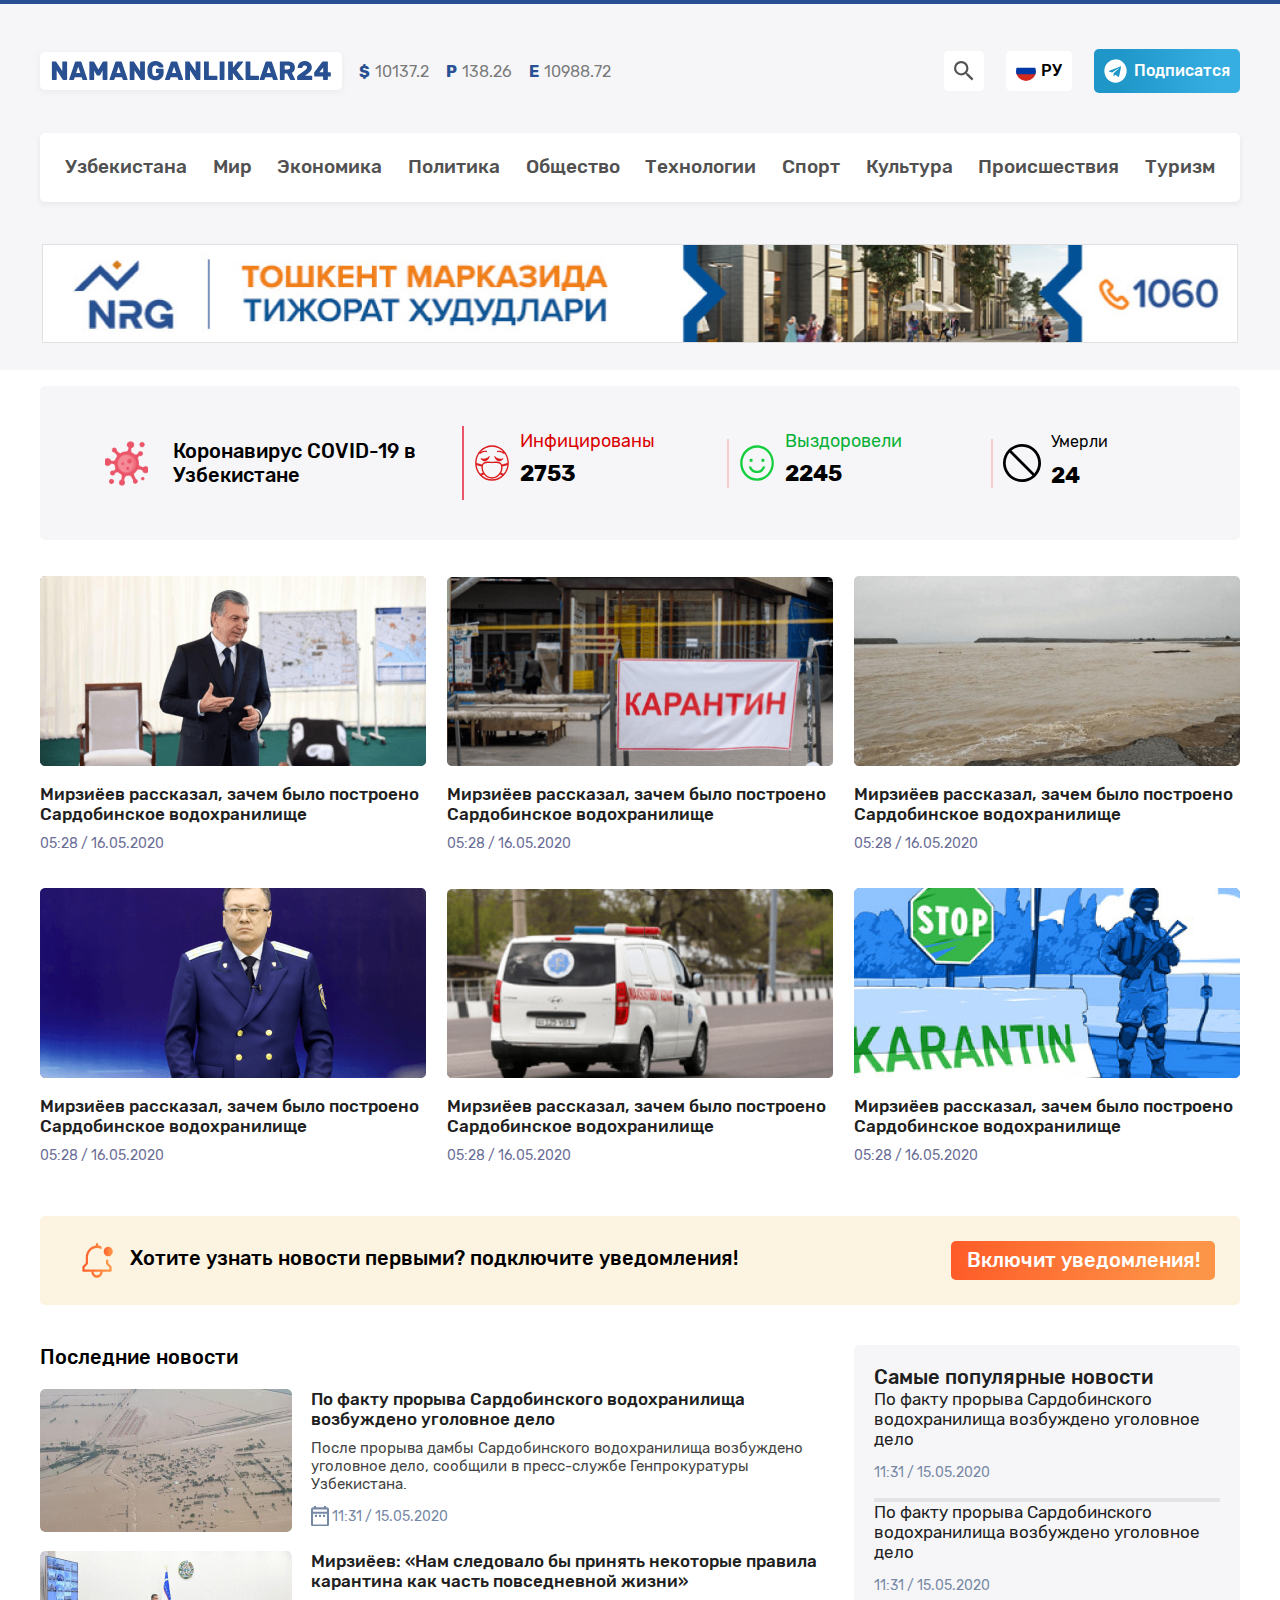
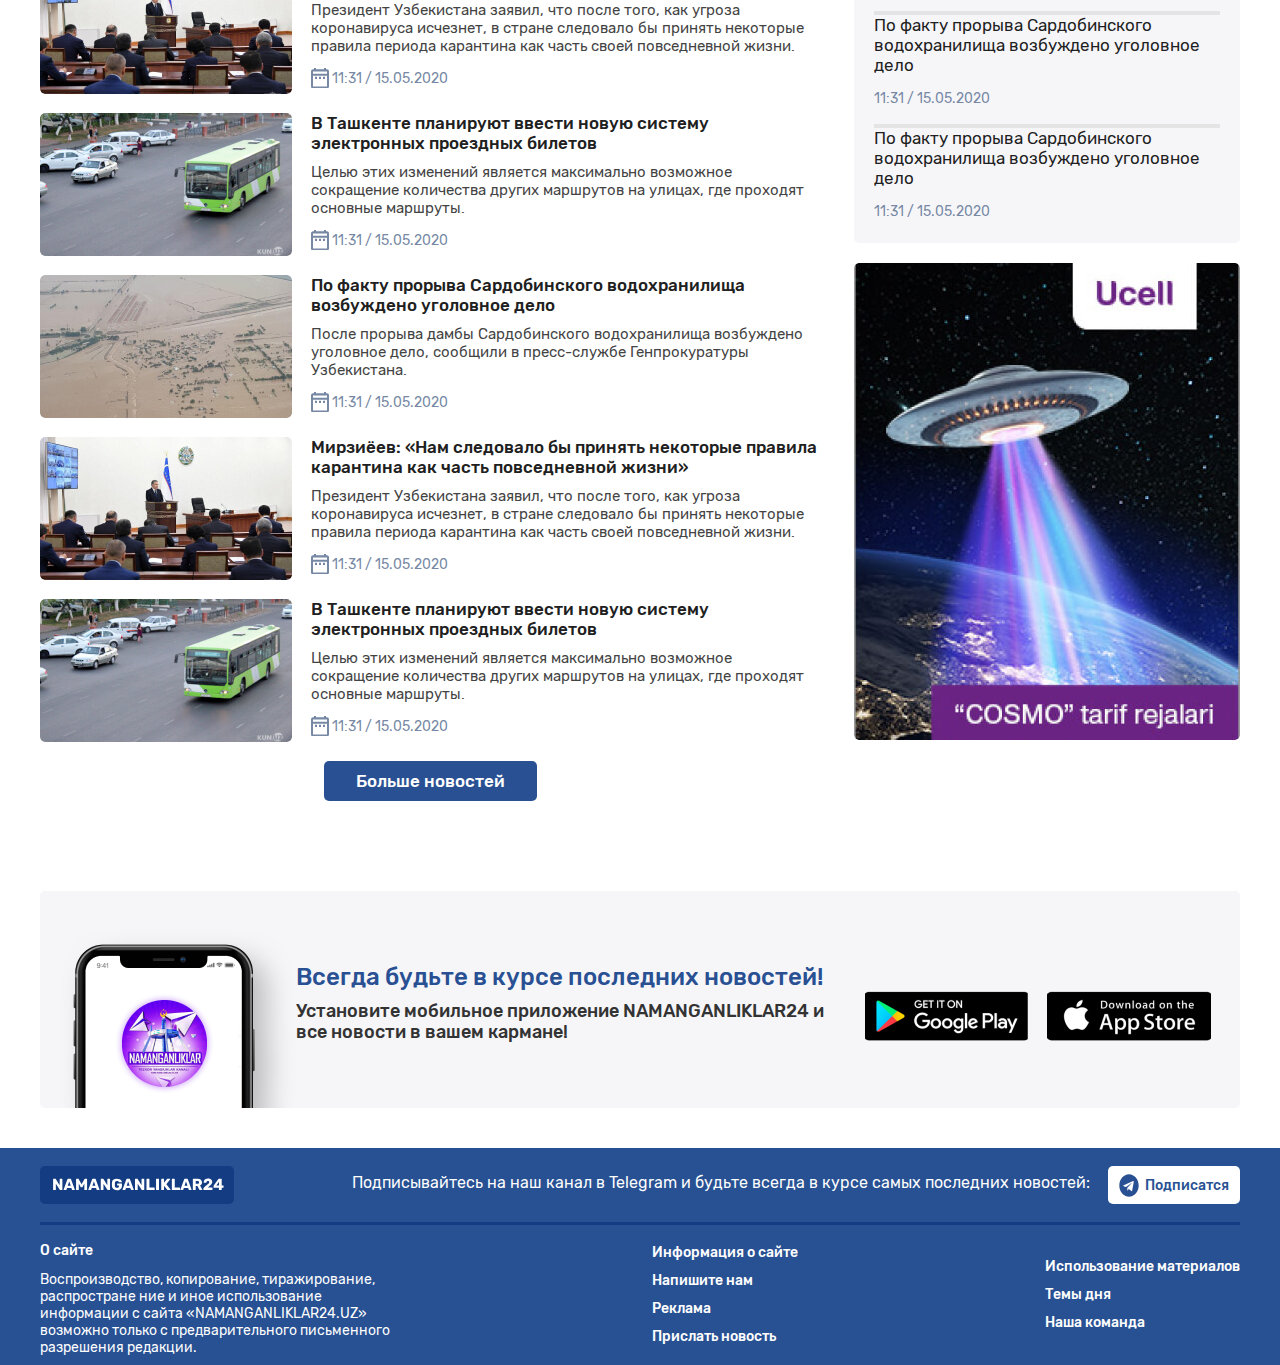
<file: index.html>
<!DOCTYPE html>
<html lang="ru">

<head>
  <meta charset="UTF-8">
  <meta name="viewport" content="width=device-width, initial-scale=1.0">
  <title>Namanganliklar 24</title>

  <!-- <link rel="stylesheet" href="css/normzlize.css"> -->
  <!-- <link rel="stylesheet" href="css/style.css"> -->
  <link rel="stylesheet" href="css/style.min.css">
</head>

<body>
  <header class="header">
    <div class="container">
      <nav class="navbar">
        <a class="logo-link" href="index.html">
          <img class="logo" src="img/logo.svg" width="302" height="21" alt="Namanganliklar24 logo">
        </a>
        <ul class="currency-list">
          <li class="currency-item"><span class="currency-icon">$</span>10137.2</li>
          <li class="currency-item"><span class="currency-icon">P</span>138.26</li>
          <li class="currency-item"><span class="currency-icon">E</span>10988.72</li>
        </ul>
        <div class="buttons">
          <button class="search">
            <img class="search-icon" src="img/search.svg" width="20" height="20" alt="Search">
          </button>
          <button class="lang">
            <img class="lang-img" src="img/ru-flag.svg" width="20" height="20" alt="RU">
            <span class="lang-text">РУ</span>
          </button>
          <a class="tg-sub" href="#"><img class="tg-icon" src="img/tg-logo.svg" width="23" height="20" alt="Telegram">Подписатся</a>
        </div>
      </nav><!-- End of navbar -->

      <ul class="nav-list">
        <li class="nav-item"><a href="list.html" class="nav-link">Узбекистана</a></li>
        <li class="nav-item"><a href="list.html" class="nav-link">Мир</a></li>
        <li class="nav-item"><a href="list.html" class="nav-link">Экономика</a></li>
        <li class="nav-item"><a href="list.html" class="nav-link">Политика</a></li>
        <li class="nav-item"><a href="list.html" class="nav-link">Общество</a></li>
        <li class="nav-item"><a href="list.html" class="nav-link">Технологии</a></li>
        <li class="nav-item"><a href="list.html" class="nav-link">Спорт</a></li>
        <li class="nav-item"><a href="list.html" class="nav-link">Культура</a></li>
        <li class="nav-item"><a href="list.html" class="nav-link">Происшествия</a></li>
        <li class="nav-item"><a href="list.html" class="nav-link">Туризм</a></li>
      </ul><!-- End of nav-list -->

      <a class="nrg-link" href="#">
        <img class="nrg-img" src="img/nrg-img.jpg" srcset="img/nrg-img.jpg 1x, img/nrg-img@2x 2x" alt="NRG img"
        width="1200" height="99">
      </a><!-- End of NRG image -->
    </div><!-- End of container -->
  </header><!-- End of header -->

  <main class="main">
    <div class="container">
      <div class="stats-cov">
        <ul class="stats">
          <li class="stats-location"><img src="img/virus-pic.svg" alt="COVID-19" width="43" height="45">
            <div class="stats-txt">
              <h5>Коронавирус COVID-19
              в Узбекистане</h5>
            </div>
          </li>
          <li class="infected stat"><img src="img/infected.svg" alt="infected" width="36" height="38">
            <div class="stats-txt">
              <p>Инфицированы</p>
              <h4>2753</h4>
            </div>
          </li>
          <li class="recovered stat"><img src="img/recovered.svg" alt="smile" width="36" height="38">
            <div class="stats-txt">
              <p>Выздоровели</p>
              <h4>2245</h4>
            </div>
          </li>
          <li class="dead stat"><img src="img/dead.svg" alt="dont" width="38" height="38">
            <div class="stats-txt">
              <p>Умерли</p>
              <h4>24</h4>
            </div>
          </li>
        </ul>
      </div><!-- End of covid -->
      <div class="news-box">
        <div class="news">
          <a class="news-link" href="article.html">
            <span class="img-wrapper">
              <img src="img/news-img1.png" srcset="img/news-img1.png 1x, img/news-img1@2x.png 2x"
              alt="president's picture">
            </span>
            <p>Мирзиёев рассказал, зачем было построено
            Сардобинское водохранилище</p>
            <span class="data-time">05:28 / 16.05.2020</span>
          </a>
        </div>
        <div class="news">
          <a class="news-link" href="article.html">
            <img src="img/news-img2.png" srcset="img/news-img2.png 1x, img/news-img2@2x.png 2x"
            alt="picture">
            <p>Мирзиёев рассказал, зачем было построено
            Сардобинское водохранилище</p>
            <span class="data-time">05:28 / 16.05.2020</span>
          </a>
        </div>
        <div class="news">
          <a class="news-link" href="article.html">
            <img src="img/news-img2.png" srcset="img/news-img3.png 1x, img/news-img3@2x.png 2x"
            alt="picture">
            <p>Мирзиёев рассказал, зачем было построено
            Сардобинское водохранилище</p>
            <span class="data-time">05:28 / 16.05.2020</span>
          </a>
        </div>
        <div class="news">
          <a class="news-link" href="article.html">
            <img src="img/news-img2.png" srcset="img/news-img4.png 1x, img/news-img4@2x.png 2x"
            alt="picture">
            <p>Мирзиёев рассказал, зачем было построено
            Сардобинское водохранилище</p>
            <span class="data-time">05:28 / 16.05.2020</span>
          </a>
        </div>
        <div class="news">
          <a class="news-link" href="article.html">
            <img src="img/news-img5.png" srcset="img/news-img5.png 1x, img/news-img5@2x.png 2x"
            alt="picture">
            <p>Мирзиёев рассказал, зачем было построено
            Сардобинское водохранилище</p>
            <span class="data-time">05:28 / 16.05.2020</span>
          </a>
        </div>
        <div class="news">
          <a class="news-link" href="article.html">
            <img src="img/news-img6.png" srcset="img/news-img6.png 1x, img/news-img6@2x.png 2x"
            alt="picture">
            <p>Мирзиёев рассказал, зачем было построено
            Сардобинское водохранилище</p>
            <span class="data-time">05:28 / 16.05.2020</span>
          </a>
        </div>
      </div><!-- End of news box -->
      <!-- Sherzodniki - Bu yerda 6talik news-gird bo'ladi -->

      <!-- Sherzodniki - Bu yerda sariq notification qism bo'ladi -->
      <div class="notification-box">
        <div class="notification-left">
          <img src="img/bell-img.svg" alt="bell icon">
          <p>Хотите узнать новости первыми? подключите уведомления!</p>
        </div>
        <button type="submit" class="notification-button">Включит уведомления!</button>
      </div><!-- End of notification -->

      <section class="latest-news">
        <div class="latest-news-left">
          <h3 class="latest-news__heading">Последние новости</h3>
          <ul class="latest-news-list">
            <li class="latest-news__item">
              <a class="latest-news__link" href="article.html">
                <img class="latest-news__img" src="img/suv-ombor.jpg"
                srcset="img/suv-ombor.jpg 1x, img/suv-ombor@2x.jpg 2x"
                alt="По факту прорыва Сардобинского водохранилища возбуждено уголовное дело"
                width="252" height="143">
                <div class="latest-news__box">
                  <h3 class="latest-news__box-heading">По факту прорыва Сардобинского водохранилища
                  возбуждено уголовное дело</h3>
                  <p class="latest-news__box-text">После прорыва дамбы Сардобинского водохранилища
                    возбуждено уголовное дело, сообщили в пресс-службе Генпрокуратуры Узбекистана.
                  </p>
                  <time class="latest-news__time" datetime="2020-05-15T11:31">11:31 /
                  15.05.2020</time>
                </div>
              </a>
            </li>

            <li class="latest-news__item">
              <a class="latest-news__link" href="article.html">
                <img class="latest-news__img" src="img/minbar.jpg"
                srcset="img/minbar.jpg 1x, img/minbar@2x.jpg 2x"
                alt="Мирзиёев: «Нам следовало бы принять некоторые правила карантина как часть повседневной жизни»"
                width="252" height="143">
                <div class="latest-news__box">
                  <h3 class="latest-news__box-heading">Мирзиёев: «Нам следовало бы принять некоторые
                  правила карантина как часть повседневной жизни»</h3>
                  <p class="latest-news__box-text">Президент Узбекистана заявил, что после того, как
                    угроза коронавируса исчезнет, в стране следовало бы принять некоторые правила
                  периода карантина как часть своей повседневной жизни.</p>
                  <time class="latest-news__time" datetime="2020-05-15T11:31">11:31 /
                  15.05.2020</time>
                </div>
              </a>
            </li>

            <li class="latest-news__item">
              <a class="latest-news__link" href="article.html">
                <img class="latest-news__img" src="img/bus.jpg"
                srcset="img/bus.jpg 1x, img/bus@2x.jpg 2x"
                alt="В Ташкенте планируют ввести новую систему электронных проездных билетов"
                width="252" height="143">
                <div class="latest-news__box">
                  <h3 class="latest-news__box-heading">В Ташкенте планируют ввести новую систему
                  электронных проездных билетов</h3>
                  <p class="latest-news__box-text">Целью этих изменений является максимально возможное
                    сокращение количества других маршрутов на улицах, где проходят основные
                  маршруты.</p>
                  <time class="latest-news__time" datetime="2020-05-15T11:31">11:31 /
                  15.05.2020</time>
                </div>
              </a>
            </li>

            <li class="latest-news__item">
              <a class="latest-news__link" href="article.html">
                <img class="latest-news__img" src="img/suv-ombor.jpg"
                srcset="img/suv-ombor.jpg 1x, img/suv-ombor@2x.jpg 2x"
                alt="По факту прорыва Сардобинского водохранилища возбуждено уголовное дело"
                width="252" height="143">
                <div class="latest-news__box">
                  <h3 class="latest-news__box-heading">По факту прорыва Сардобинского водохранилища
                  возбуждено уголовное дело</h3>
                  <p class="latest-news__box-text">После прорыва дамбы Сардобинского водохранилища
                    возбуждено уголовное дело, сообщили в пресс-службе Генпрокуратуры Узбекистана.
                  </p>
                  <time class="latest-news__time" datetime="2020-05-15T11:31">11:31 /
                  15.05.2020</time>
                </div>
              </a>
            </li>

            <li class="latest-news__item">
              <a class="latest-news__link" href="article.html">
                <img class="latest-news__img" src="img/minbar.jpg"
                srcset="img/minbar.jpg 1x, img/minbar@2x.jpg 2x"
                alt="Мирзиёев: «Нам следовало бы принять некоторые правила карантина как часть повседневной жизни»"
                width="252" height="143">
                <div class="latest-news__box">
                  <h3 class="latest-news__box-heading">Мирзиёев: «Нам следовало бы принять некоторые
                  правила карантина как часть повседневной жизни»</h3>
                  <p class="latest-news__box-text">Президент Узбекистана заявил, что после того, как
                    угроза коронавируса исчезнет, в стране следовало бы принять некоторые правила
                  периода карантина как часть своей повседневной жизни.</p>
                  <time class="latest-news__time" datetime="2020-05-15T11:31">11:31 /
                  15.05.2020</time>
                </div>
              </a>
            </li>

            <li class="latest-news__item">
              <a class="latest-news__link" href="article.html">
                <img class="latest-news__img" src="img/bus.jpg"
                srcset="img/bus.jpg 1x, img/bus@2x.jpg 2x"
                alt="В Ташкенте планируют ввести новую систему электронных проездных билетов"
                width="252" height="143">
                <div class="latest-news__box">
                  <h3 class="latest-news__box-heading">В Ташкенте планируют ввести новую систему
                  электронных проездных билетов</h3>
                  <p class="latest-news__box-text">Целью этих изменений является максимально возможное
                    сокращение количества других маршрутов на улицах, где проходят основные
                  маршруты.</p>
                  <time class="latest-news__time" datetime="2020-05-15T11:31">11:31 /
                  15.05.2020</time>
                </div>
              </a>
            </li>
          </ul>

          <a href="list.html" class="latest-news__button">Больше новостей</a>
        </div><!-- End of latest-news -->

        <div class="latest-news-right">
          <div class="popular-top">
            <h3 class="news-right__heading">Cамые популярные новости</h3>
            <ul class="popular-news">

              <li class="popular-news__item">
                <a class="popular-news__link" href="article.html">
                  <p class="popular-news__text">По факту прорыва Сардобинского водохранилища
                  возбуждено уголовное дело</p>
                  <time class="popular-news__time" datetime="2020-05-15T11:31">11:31 /
                  15.05.2020</time>
                </a>
              </li>

              <li class="popular-news__item">
                <a class="popular-news__link" href="article.html">
                  <p class="popular-news__text">По факту прорыва Сардобинского водохранилища
                  возбуждено уголовное дело</p>
                  <time class="popular-news__time" datetime="2020-05-15T11:31">11:31 /
                  15.05.2020</time>
                </a>
              </li>

              <li class="popular-news__item">
                <a class="popular-news__link" href="article.html">
                  <p class="popular-news__text">По факту прорыва Сардобинского водохранилища
                  возбуждено уголовное дело</p>
                  <time class="popular-news__time" datetime="2020-05-15T11:31">11:31 /
                  15.05.2020</time>
                </a>
              </li>

              <li class="popular-news__item">
                <a class="popular-news__link" href="article.html">
                  <p class="popular-news__text">По факту прорыва Сардобинского водохранилища
                  возбуждено уголовное дело</p>
                  <time class="popular-news__time" datetime="2020-05-15T11:31">11:31 /
                  15.05.2020</time>
                </a>
              </li>
            </ul><!-- End of popular-news -->
          </div><!-- End of popular-top -->

          <aside class="popular-aside">
            <a href="#" class="popular-link">
              <img class="popular-img" src="img/ucell.jpg" srcset="img/ucell.jpg 1x, img/ucell@2x.jpg 2x"
              alt="Ucell image" width="386" height="477">
            </a>
          </aside>
        </div><!-- End of latest-news-right -->
      </section><!-- End of latest-news -->

      <div class="download-apps">
        <div class="app-description">
          <img src="img/app-in-phone.png" srcset="img/app-in-phone.png 1x, img/app-in-phone@2x.png 2x"
          alt="app in phone" width="236" height="177">
          <div class="app-description-txt">
            <h4>Всегда будьте в курсе последних новостей!</h4>
            <p>Установите мобильное приложение NAMANGANLIKLAR24
            и все новости в вашем кармане!</p>
          </div>
        </div>
        <div class="download-option">
          <a href="#"><img src="img/googleplay.png" alt="google play"></a>
          <a href="#"><img src="img/appstore.png" alt="appstore"></a>
        </div>
      </div><!-- End of download-apps -->
    </div><!-- End of container -->
  </main><!-- End of main -->

  <footer class="site-footer">
    <div class="container">
      <div class="footer-top">
        <div class="footer-top-left">
          <a class="footer-logo" href="index.html">
            <img class="dark-logo" src="img/dark-logo.svg" alt="Namanganliklar24 logo">
          </a>
        </div>
        <div class="footer-top-right">
          <p>Подписывайтесь на наш канал в Telegram и будьте всегда в курсе самых последних новостей:</p>
          <a href="#" class="tg-link-blue">
            <img class="sub-tg" src="img/blue_telegram.svg" alt="telegram icon" width="20" height="19">
            <span>Подписатся</span>
          </a>
        </div>
      </div><!-- footer-top -->
      <div class="site-bottom">
        <div class="about-site">
          <h2>О сайте</h2>
          <p>Воспроизводство, копирование, тиражирование, распростране ние и иное использование информации с
            сайта
          «NAMANGANLIKLAR24.UZ» возможно только с предварительного письменного разрешения редакции.</p>
        </div>
        <ul>
          <li><a href="#">Информация о сайте</a></li>
          <li><a href="contact.html">Напишите нам</a></li>
          <li><a href="#">Реклама</a></li>
          <li><a href="#">Прислать новость</a></li>
        </ul>
        <ul>
          <li><a href="#">Использование материалов</a></li>
          <li><a href="#">Темы дня</a></li>
          <li><a href="#">Наша команда</a></li>
        </ul>
      </div><!-- End of site-bottom -->
    </div><!-- End of container -->
  </footer><!-- End of footer -->
</body>

</html>
</file>
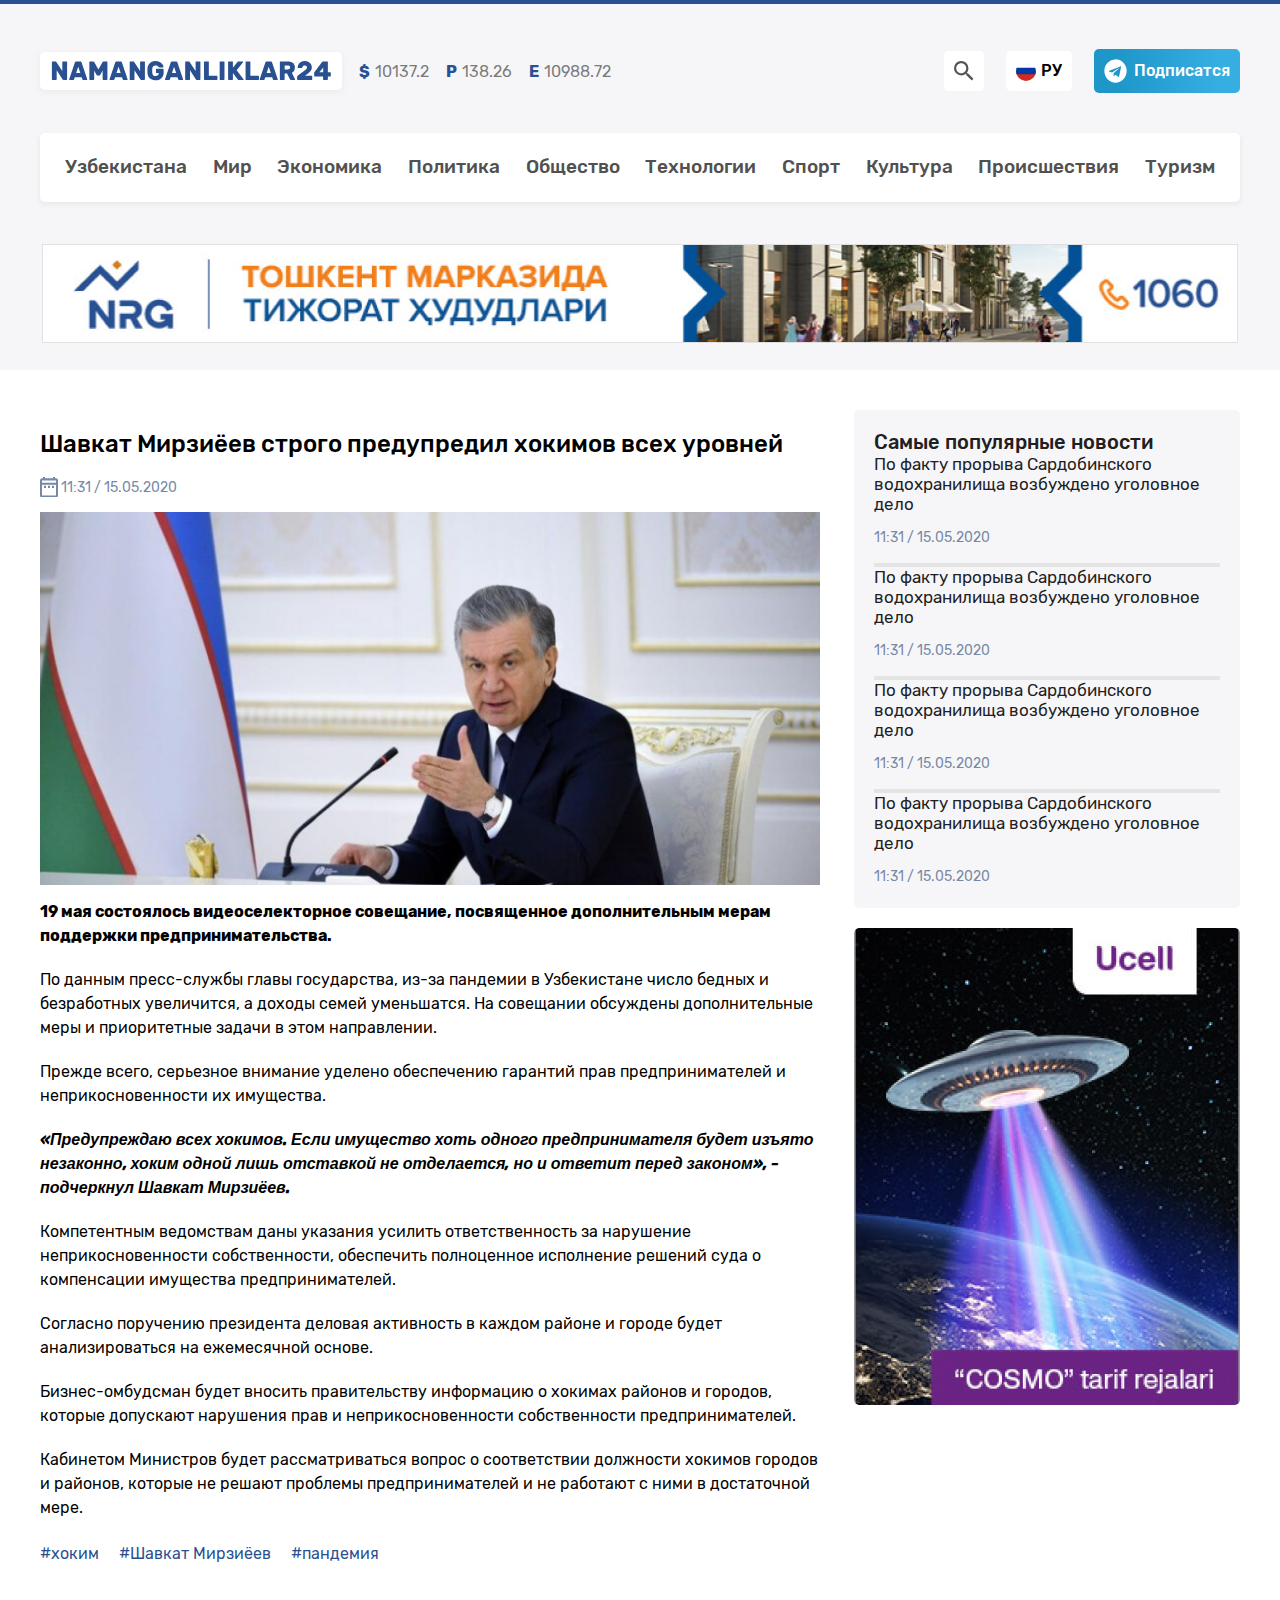
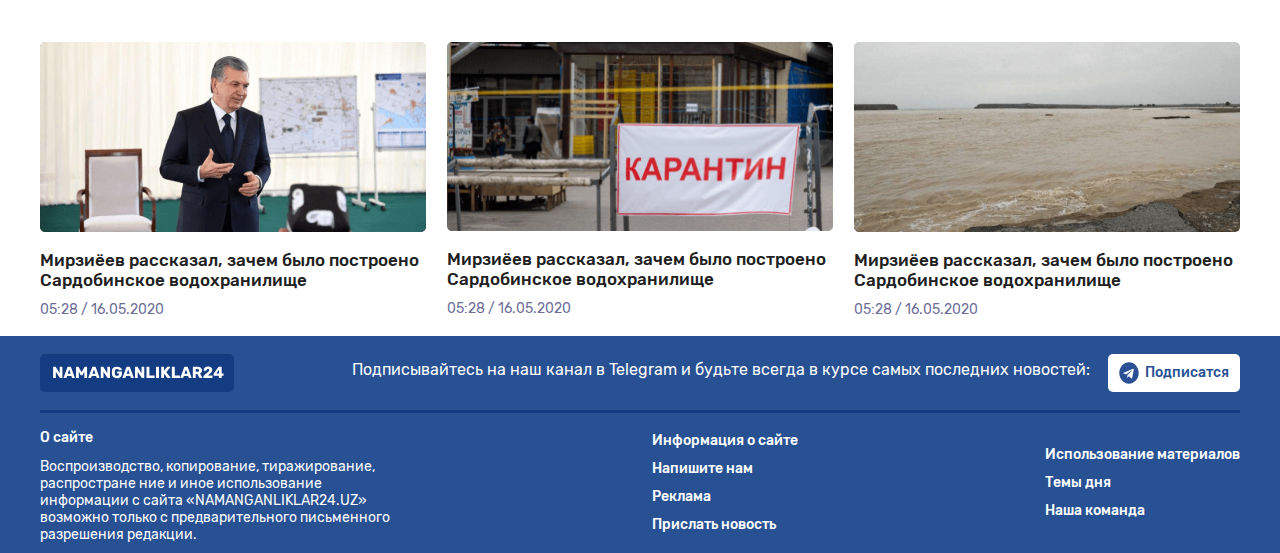
<file: article.html>
<!DOCTYPE html>
<html lang="ru">

<head>
    <meta charset="UTF-8">
    <meta name="viewport" content="width=device-width, initial-scale=1.0">
    <title>Namanganliklar 24</title>

    <!-- <link rel="stylesheet" href="css/normzlize.css"> -->
    <!-- <link rel="stylesheet" href="css/style.css"> -->
    <link rel="stylesheet" href="css/style.min.css">
</head>

<body>
    <header class="header">
        <div class="container">
            <nav class="navbar">
                <a class="logo-link" href="index.html">
                    <img class="logo" src="img/logo.svg" width="302" height="21" alt="Namanganliklar24 logo">
                </a>
                <ul class="currency-list">
                    <li class="currency-item"><span class="currency-icon">$</span>10137.2</li>
                    <li class="currency-item"><span class="currency-icon">P</span>138.26</li>
                    <li class="currency-item"><span class="currency-icon">E</span>10988.72</li>
                </ul>
                <div class="buttons">
                    <button class="search">
                        <img class="search-icon" src="img/search.svg" width="20" height="20" alt="Search">
                    </button>
                    <button class="lang">
                        <img class="lang-img" src="img/ru-flag.svg" width="20" height="20" alt="RU">
                        <span class="lang-text">РУ</span>
                    </button>
                    <a class="tg-sub" href="#"><img class="tg-icon" src="img/tg-logo.svg" width="23" height="20"
                        alt="Telegram">Подписатся</a>
                    </div>
                </nav><!-- End of navbar -->

                <ul class="nav-list">
                    <li class="nav-item"><a href="list.html" class="nav-link">Узбекистана</a></li>
                    <li class="nav-item"><a href="list.html" class="nav-link">Мир</a></li>
                    <li class="nav-item"><a href="list.html" class="nav-link">Экономика</a></li>
                    <li class="nav-item"><a href="list.html" class="nav-link">Политика</a></li>
                    <li class="nav-item"><a href="list.html" class="nav-link">Общество</a></li>
                    <li class="nav-item"><a href="list.html" class="nav-link">Технологии</a></li>
                    <li class="nav-item"><a href="list.html" class="nav-link">Спорт</a></li>
                    <li class="nav-item"><a href="list.html" class="nav-link">Культура</a></li>
                    <li class="nav-item"><a href="list.html" class="nav-link">Происшествия</a></li>
                    <li class="nav-item"><a href="list.html" class="nav-link">Туризм</a></li>
                </ul><!-- End of nav-list -->

                <a class="nrg-link" href="#">
                    <img class="nrg-img" src="img/nrg-img.jpg" srcset="img/nrg-img.jpg 1x, img/nrg-img@2x 2x" alt="NRG img"
                    width="1200" height="99">
                </a><!-- End of NRG image -->
            </div><!-- End of container -->
        </header><!-- End of header -->

        <main class="main">
            <div class="container">
                <section class="latest-news">
                    <div class="latest-news-left">
                        <h2 class="article-heading">Шавкат Мирзиёев строго предупредил хокимов всех уровней</h2>
                        <time class="latest-news__time article__date-time" datetime="2020-05-15T11:31">11:31 / 15.05.2020</time>
                        <img class="president-img" src="img/m-president.jpg" srcset="img/m-president.jpg 1x, img/m-president@2x.jpg 2x" alt="president in speech">
                        <p class="simple-txt"><strong>19 мая состоялось видеоселекторное совещание, посвященное дополнительным мерам поддержки предпринимательства.</strong></p>
                        <p class="simple-txt">По данным пресс-службы главы государства, из-за пандемии в Узбекистане число бедных и безработных увеличится, а доходы семей уменьшатся. На совещании обсуждены дополнительные меры и приоритетные задачи в этом направлении.
                            <p class="simple-txt">Прежде всего, серьезное внимание уделено обеспечению гарантий прав предпринимателей и неприкосновенности их имущества.
                            </p>
                            <p class="simple-txt"><strong><em>«Предупреждаю всех хокимов. Если имущество хоть одного предпринимателя будет изъято незаконно, хоким одной лишь отставкой не отделается, но и ответит перед законом», - подчеркнул Шавкат Мирзиёев.</em></strong></p>
                            <p class="simple-txt">Компетентным ведомствам даны указания усилить ответственность за нарушение неприкосновенности собственности, обеспечить полноценное исполнение решений суда о компенсации имущества предпринимателей.
                            </p>
                            <p class="simple-txt">Согласно поручению президента деловая активность в каждом районе и городе будет анализироваться на ежемесячной основе.
                            </p>
                            <p class="simple-txt">Бизнес-омбудсман будет вносить правительству информацию о хокимах районов и городов, которые допускают нарушения прав и неприкосновенности собственности предпринимателей.
                            </p>
                            <p class="simple-txt">Кабинетом Министров будет рассматриваться вопрос о соответствии должности хокимов городов и районов, которые не решают проблемы предпринимателей и не работают с ними в достаточной мере.</p>
                            
                            <div class="hashteg-wrapper">
                                <a class="hashteg-link" href="#">#хоким</a>
                                <a class="hashteg-link" href="#">#Шавкат Мирзиёев</a>
                                <a class="hashteg-link" href="#">#пандемия</a>
                            </div>

                        </div><!-- End of latest-news -->

                        <div class="latest-news-right">
                            <div class="popular-top">
                                <h3 class="news-right__heading">Cамые популярные новости</h3>
                                <ul class="popular-news">

                                    <li class="popular-news__item">
                                        <a class="popular-news__link" href="article.html">
                                            <p class="popular-news__text">По факту прорыва Сардобинского водохранилища
                                            возбуждено уголовное дело</p>
                                            <time class="popular-news__time" datetime="2020-05-15T11:31">11:31 /
                                            15.05.2020</time>
                                        </a>
                                    </li>

                                    <li class="popular-news__item">
                                        <a class="popular-news__link" href="article.html">
                                            <p class="popular-news__text">По факту прорыва Сардобинского водохранилища
                                            возбуждено уголовное дело</p>
                                            <time class="popular-news__time" datetime="2020-05-15T11:31">11:31 /
                                            15.05.2020</time>
                                        </a>
                                    </li>

                                    <li class="popular-news__item">
                                        <a class="popular-news__link" href="article.html">
                                            <p class="popular-news__text">По факту прорыва Сардобинского водохранилища
                                            возбуждено уголовное дело</p>
                                            <time class="popular-news__time" datetime="2020-05-15T11:31">11:31 /
                                            15.05.2020</time>
                                        </a>
                                    </li>

                                    <li class="popular-news__item">
                                        <a class="popular-news__link" href="article.html">
                                            <p class="popular-news__text">По факту прорыва Сардобинского водохранилища
                                            возбуждено уголовное дело</p>
                                            <time class="popular-news__time" datetime="2020-05-15T11:31">11:31 /
                                            15.05.2020</time>
                                        </a>
                                    </li>
                                </ul><!-- End of popular-news -->
                            </div><!-- End of popular-top -->

                            <aside class="popular-aside">
                                <a href="#" class="popular-link">
                                    <img class="popular-img" src="img/ucell.jpg" srcset="img/ucell.jpg 1x, img/ucell@2x.jpg 2x"
                                    alt="Ucell image" width="386" height="477">
                                </a>
                            </aside>
                        </div><!-- End of latest-news-right -->
                    </section><!-- End of latest-news -->

                    <div class="news-box">
                        <div class="news">
                            <a class="news-link" href="article.html">
                                <span class="img-wrapper">
                                  <img src="img/news-img1.png" srcset="img/news-img1.png 1x, img/news-img1@2x.png 2x"
                                  alt="president's picture">
                              </span>
                              <p>Мирзиёев рассказал, зачем было построено Сардобинское водохранилище</p>
                              <span class="data-time">05:28 / 16.05.2020</span>
                          </a>
                      </div>
                      <div class="news">
                        <a class="news-link" href="article.html">
                            <img src="img/news-img2.png" srcset="img/news-img2.png 1x, img/news-img2@2x.png 2x"
                            alt="picture">
                            <p>Мирзиёев рассказал, зачем было построено Сардобинское водохранилище</p>
                            <span class="data-time">05:28 / 16.05.2020</span>
                        </a>
                    </div>
                    <div class="news">
                        <a class="news-link" href="article.html">
                            <img src="img/news-img2.png" srcset="img/news-img3.png 1x, img/news-img3@2x.png 2x" alt="picture">
                            <p>Мирзиёев рассказал, зачем было построено Сардобинское водохранилище</p>
                            <span class="data-time">05:28 / 16.05.2020</span>
                        </a>
                    </div>
                </div><!-- End of news box -->
            </div>
        </main>

        <footer class="site-footer">
            <div class="container">
                <div class="footer-top">
                    <div class="footer-top-left">
                        <a class="footer-logo" href="index.html">
                          <img class="dark-logo" src="img/dark-logo.svg" alt="Namanganliklar24 logo">
                      </a>
                  </div>
                  <div class="footer-top-right">
                    <p>Подписывайтесь на наш канал в Telegram и будьте всегда в курсе самых последних новостей:</p>
                    <a href="#" class="tg-link-blue">
                        <img class="sub-tg" src="img/blue_telegram.svg" alt="telegram icon" width="20" height="19">
                        <span>Подписатся</span>
                    </a>
                </div>
            </div><!-- footer-top -->
            <div class="site-bottom">
                <div class="about-site">
                    <h2>О сайте</h2>
                    <p>Воспроизводство, копирование, тиражирование, распростране ние и иное использование информации с
                        сайта
                    «NAMANGANLIKLAR24.UZ» возможно только с предварительного письменного разрешения редакции.</p>
                </div>
                <ul>
                    <li><a href="#">Информация о сайте</a></li>
                    <li><a href="contact.html">Напишите нам</a></li>
                    <li><a href="#">Реклама</a></li>
                    <li><a href="#">Прислать новость</a></li>
                </ul>
                <ul>
                    <li><a href="#">Использование материалов</a></li>
                    <li><a href="#">Темы дня</a></li>
                    <li><a href="#">Наша команда</a></li>
                </ul>
            </div><!-- End of site-bottom -->
        </div><!-- End of container -->
    </footer><!-- End of footer -->
</body>

</html>
</file>
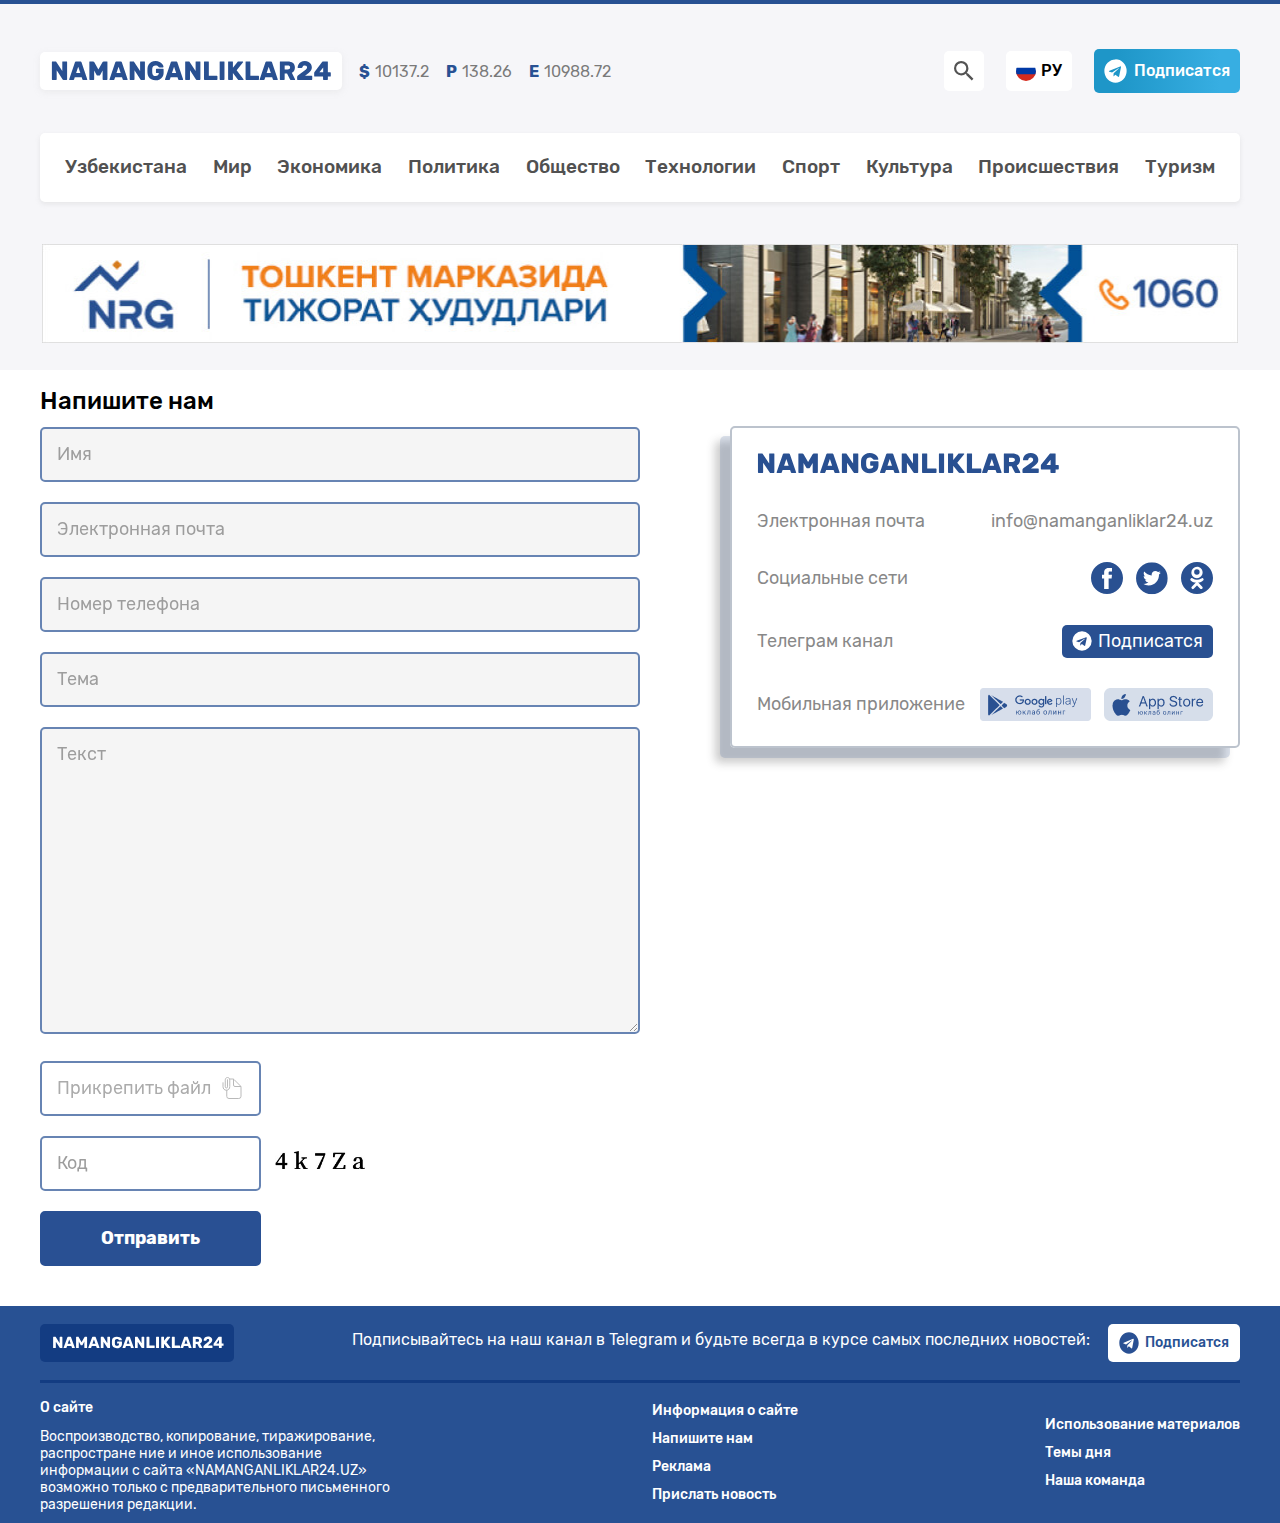
<file: contact.html>
<!DOCTYPE html>
<html lang="ru">

<head>
  <meta charset="UTF-8">
  <meta name="viewport" content="width=device-width, initial-scale=1.0">
  <title>Namanganliklar 24</title>

  <!-- <link rel="stylesheet" href="css/normzlize.css"> -->
  <!-- <link rel="stylesheet" href="css/style.css"> -->
  <link rel="stylesheet" href="css/style.min.css">
</head>

<body>
  <header class="header">
    <div class="container">
      <nav class="navbar">
        <a class="logo-link" href="index.html">
          <img class="logo" src="img/logo.svg" width="302" height="21" alt="Namanganliklar24 logo">
        </a>
        <ul class="currency-list">
          <li class="currency-item"><span class="currency-icon">$</span>10137.2</li>
          <li class="currency-item"><span class="currency-icon">P</span>138.26</li>
          <li class="currency-item"><span class="currency-icon">E</span>10988.72</li>
        </ul>
        <div class="buttons">
          <button class="search">
            <img class="search-icon" src="img/search.svg" width="20" height="20" alt="Search">
          </button>
          <button class="lang">
            <img class="lang-img" src="img/ru-flag.svg" width="20" height="20" alt="RU">
            <span class="lang-text">РУ</span>
          </button>
          <a class="tg-sub" href="#"><img class="tg-icon" src="img/tg-logo.svg" width="23" height="20" alt="Telegram">Подписатся</a>
        </div>
      </nav><!-- End of navbar -->

      <ul class="nav-list">
        <li class="nav-item"><a href="list.html" class="nav-link">Узбекистана</a></li>
        <li class="nav-item"><a href="list.html" class="nav-link">Мир</a></li>
        <li class="nav-item"><a href="list.html" class="nav-link">Экономика</a></li>
        <li class="nav-item"><a href="list.html" class="nav-link">Политика</a></li>
        <li class="nav-item"><a href="list.html" class="nav-link">Общество</a></li>
        <li class="nav-item"><a href="list.html" class="nav-link">Технологии</a></li>
        <li class="nav-item"><a href="list.html" class="nav-link">Спорт</a></li>
        <li class="nav-item"><a href="list.html" class="nav-link">Культура</a></li>
        <li class="nav-item"><a href="list.html" class="nav-link">Происшествия</a></li>
        <li class="nav-item"><a href="list.html" class="nav-link">Туризм</a></li>
      </ul><!-- End of nav-list -->

      <a class="nrg-link" href="#">
        <img class="nrg-img" src="img/nrg-img.jpg" srcset="img/nrg-img.jpg 1x, img/nrg-img@2x 2x" alt="NRG img"
        width="1200" height="99">
      </a><!-- End of NRG image -->
    </div><!-- End of container -->
  </header><!-- End of header -->

  <div class="container">
    <section class="contact">
      <div class="contact-left">
        <h2 class="contact__heading">Напишите нам</h2>
        <form class="contact__form" action="https://echo.htmlacademy.ru">
          <div class="form-wrapper">
            <input class="form-input" name="name" placeholder="Имя" type="text" required >
          </div>
          <div class="form-wrapper">
            <input class="form-input" name="email" placeholder="Электронная почта" type="email" required >
          </div>
          <div class="form-wrapper">
            <input class="form-input" name="phone" placeholder="Номер телефона" type="tel" required >
          </div>
          <div class="form-wrapper">
            <input class="form-input" name="subject" placeholder="Тема" type="text" required >
          </div>
          <div class="form-wrapper">
            <textarea class="form-input form-textarea" name="message" placeholder="Текст" cols="30" rows="10" required ></textarea>
          </div>
          <div class="form-wrapper">
            <label class="file-label">
             Прикрепить файл
             <input class="visually-hidden file-input" name="file" type="file" multiple required >
           </label>
         </div>
         <div class="form-wrapper code-wrapper">
          <input class="form-input form-code" name="code" placeholder="Код" type="text" required >
        </div>
        <button class="form-button" type="submit">Отправить</button>
      </form>
    </div><!-- End of left -->
    <div class="contact-right">
      <div class="visit-card">
        <a class="card-logo-link" href="index.html">
          <img class="card-logo" src="img/logo.svg" alt="Namanganliklar24">
        </a>
        <div class="card-wrapper">
          <p class="card-text">Электронная почта</p>
          <p class="card-icon">info@namanganliklar24.uz</p>
        </div>
        <div class="card-wrapper">
          <p class="card-text">Социальные сети</p>
          <p class="card-icon">
            <a class="card-social-link" href="#"><img class="card-social" src="img/facebook.svg" width="32" height="32" alt="Facebook"></a>
            <a class="card-social-link" href="#"><img class="card-social" src="img/twitter.svg" width="32" height="32" alt="Facebook"></a>
            <a class="card-social-link" href="#"><img class="card-social" src="img/odnoklasnik.svg" width="32" height="32" alt="Facebook"></a>
          </p>
        </div>
        <div class="card-wrapper">
          <p class="card-text">Телеграм канал</p>
          <p class="card-icon">
            <a class="card-link" href="#">
              <img class="card-tg" src="img/tg-logo.svg" width="20" height="20" alt="telegram">
              Подписатся
            </a>
          </p>
        </div>
        <div class="card-wrapper">
          <p class="card-text">Мобильная приложение</p>
          <p class="card-icon">
            <a class="store-link" href="#"><img class="card-store" src="img/google-play.png" alt="Google play" width="111" height="33"></a>
            <a class="store-link" href="#"><img class="card-store" src="img/apple-store.png" alt="Google play" width="109" height="33"></a>
          </p>
        </div>
      </div>
    </div><!-- End of right -->
  </section><!-- End of contact -->
</div><!-- End of container -->

<footer class="site-footer">
  <div class="container">
    <div class="footer-top">
      <div class="footer-top-left">
        <a class="footer-logo" href="index.html">
          <img class="dark-logo" src="img/dark-logo.svg" alt="Namanganliklar24 logo">
        </a>
      </div>
      <div class="footer-top-right">
        <p>Подписывайтесь на наш канал в Telegram и будьте всегда в курсе самых последних новостей:</p>
        <a href="#" class="tg-link-blue">
          <img class="sub-tg" src="img/blue_telegram.svg" alt="telegram icon" width="20" height="19">
          <span>Подписатся</span>
        </a>
      </div>
    </div><!-- footer-top -->
    <div class="site-bottom">
      <div class="about-site">
        <h2>О сайте</h2>
        <p>Воспроизводство, копирование, тиражирование, распростране ние и иное использование информации с
          сайта
        «NAMANGANLIKLAR24.UZ» возможно только с предварительного письменного разрешения редакции.</p>
      </div>
      <ul>
        <li><a href="#">Информация о сайте</a></li>
        <li><a href="contact.html">Напишите нам</a></li>
        <li><a href="#">Реклама</a></li>
        <li><a href="#">Прислать новость</a></li>
      </ul>
      <ul>
        <li><a href="#">Использование материалов</a></li>
        <li><a href="#">Темы дня</a></li>
        <li><a href="#">Наша команда</a></li>
      </ul>
    </div><!-- End of site-bottom -->
  </div><!-- End of container -->
</footer><!-- End of footer -->
</body>

</html>
</file>
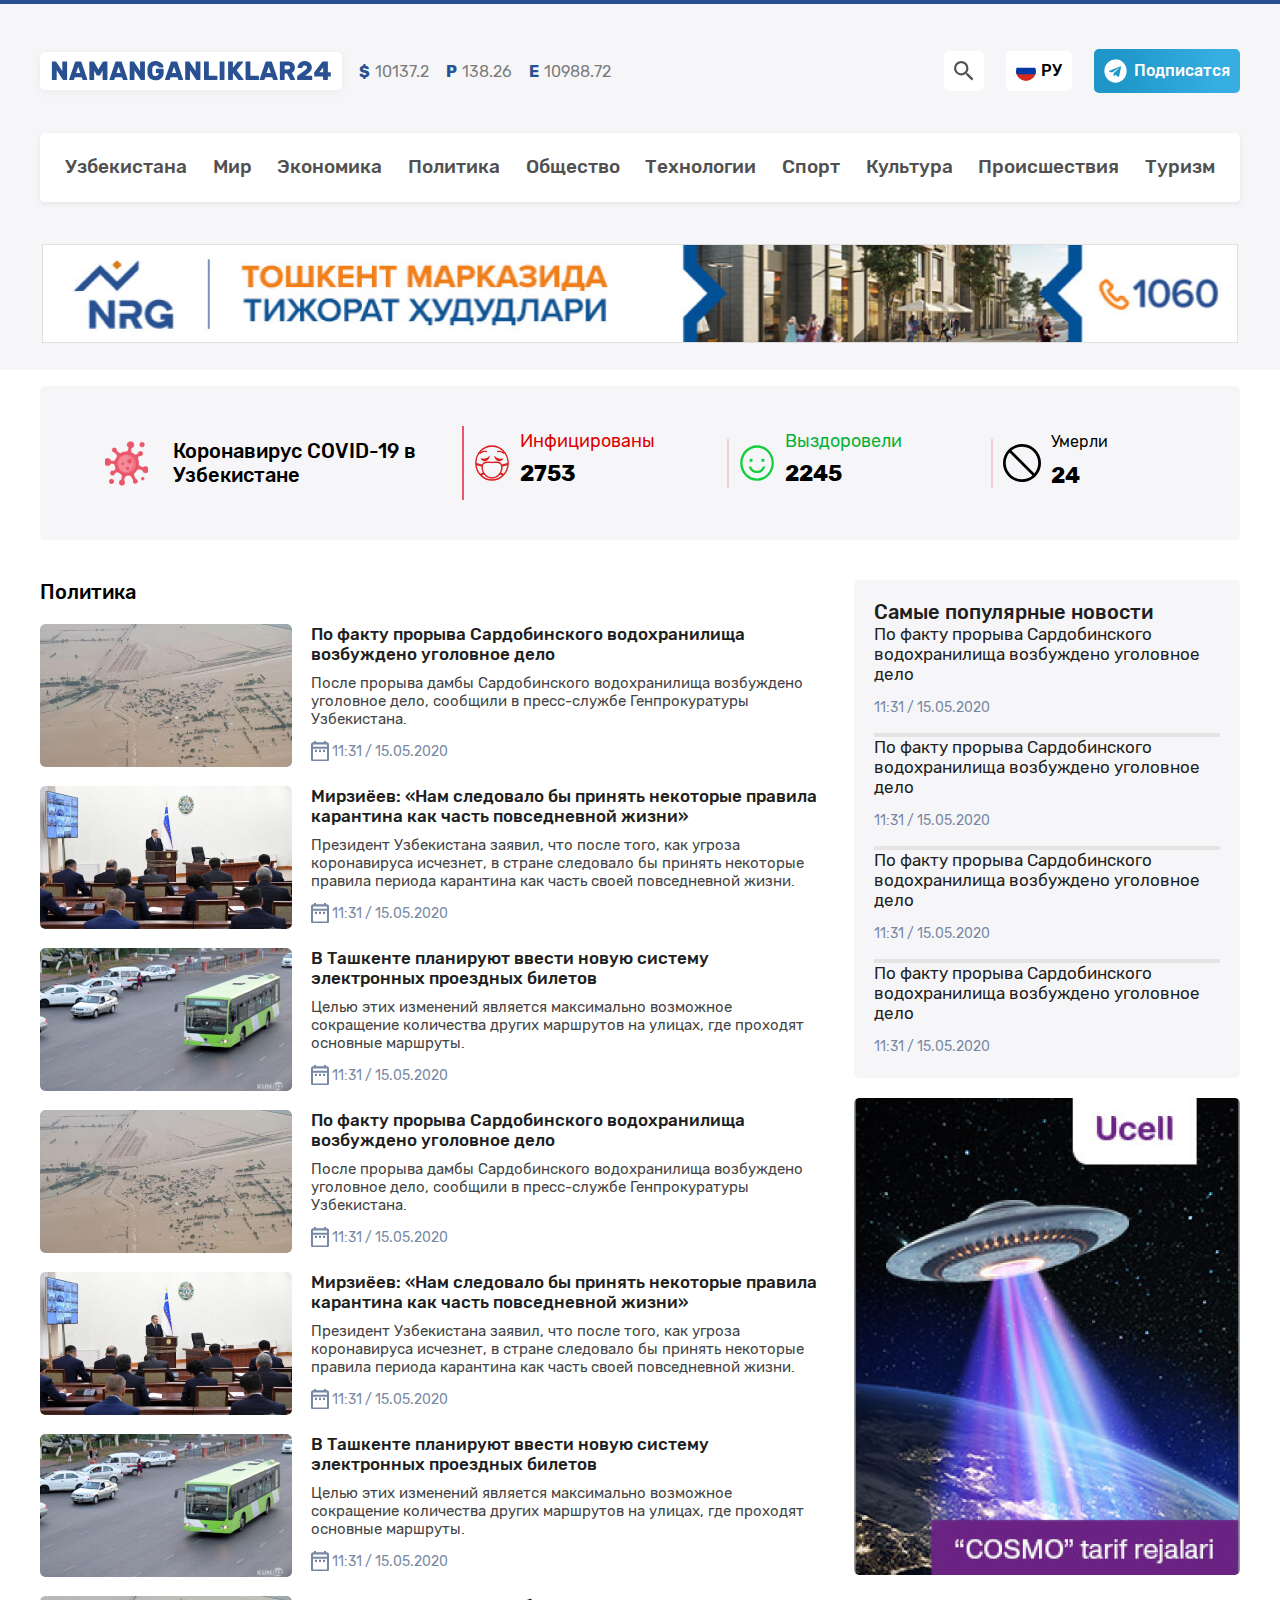
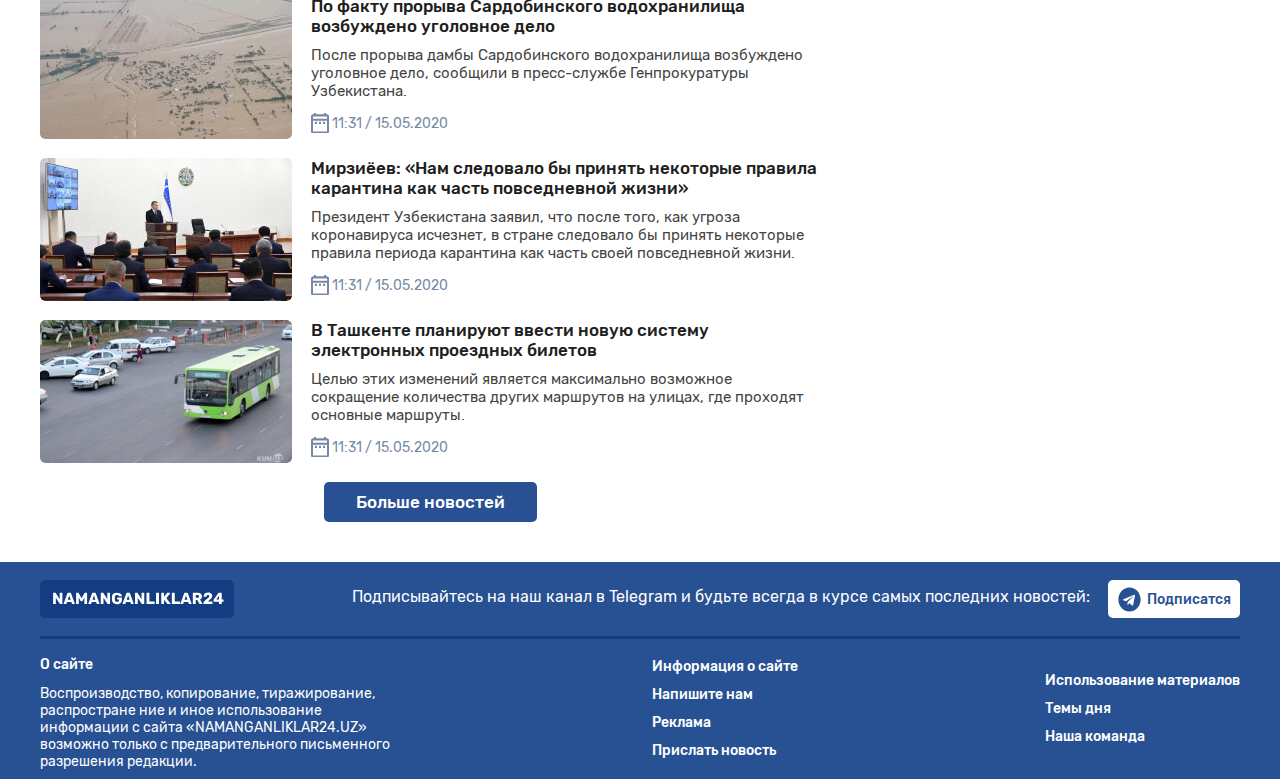
<file: list.html>
<!DOCTYPE html>
<html lang="ru">

<head>
  <meta charset="UTF-8">
  <meta name="viewport" content="width=device-width, initial-scale=1.0">
  <title>Namanganliklar 24</title>

  <!-- <link rel="stylesheet" href="css/normzlize.css"> -->
  <!-- <link rel="stylesheet" href="css/style.css"> -->
  <link rel="stylesheet" href="css/style.min.css">
</head>

<body>
  <header class="header">
    <div class="container">
      <nav class="navbar">
        <a class="logo-link" href="index.html">
          <img class="logo" src="img/logo.svg" width="302" height="21" alt="Namanganliklar24 logo">
        </a>
        <ul class="currency-list">
          <li class="currency-item"><span class="currency-icon">$</span>10137.2</li>
          <li class="currency-item"><span class="currency-icon">P</span>138.26</li>
          <li class="currency-item"><span class="currency-icon">E</span>10988.72</li>
        </ul>
        <div class="buttons">
          <button class="search">
            <img class="search-icon" src="img/search.svg" width="20" height="20" alt="Search">
          </button>
          <button class="lang">
            <img class="lang-img" src="img/ru-flag.svg" width="20" height="20" alt="RU">
            <span class="lang-text">РУ</span>
          </button>
          <a class="tg-sub" href="#"><img class="tg-icon" src="img/tg-logo.svg" width="23" height="20" alt="Telegram">Подписатся</a>
        </div>
      </nav><!-- End of navbar -->

      <ul class="nav-list">
        <li class="nav-item"><a href="list.html" class="nav-link">Узбекистана</a></li>
        <li class="nav-item"><a href="list.html" class="nav-link">Мир</a></li>
        <li class="nav-item"><a href="list.html" class="nav-link">Экономика</a></li>
        <li class="nav-item"><a href="list.html" class="nav-link">Политика</a></li>
        <li class="nav-item"><a href="list.html" class="nav-link">Общество</a></li>
        <li class="nav-item"><a href="list.html" class="nav-link">Технологии</a></li>
        <li class="nav-item"><a href="list.html" class="nav-link">Спорт</a></li>
        <li class="nav-item"><a href="list.html" class="nav-link">Культура</a></li>
        <li class="nav-item"><a href="list.html" class="nav-link">Происшествия</a></li>
        <li class="nav-item"><a href="list.html" class="nav-link">Туризм</a></li>
      </ul><!-- End of nav-list -->

      <a class="nrg-link" href="#">
        <img class="nrg-img" src="img/nrg-img.jpg" srcset="img/nrg-img.jpg 1x, img/nrg-img@2x 2x" alt="NRG img"
        width="1200" height="99">
      </a><!-- End of NRG image -->
    </div><!-- End of container -->
  </header><!-- End of header -->

  <main class="main">
    <div class="container">
      <div class="stats-cov">
        <ul class="stats">
          <li class="stats-location"><img src="img/virus-pic.svg" alt="COVID-19" width="43" height="45">
            <div class="stats-txt">
              <h5>Коронавирус COVID-19
              в Узбекистане</h5>
            </div>
          </li>
          <li class="infected stat"><img src="img/infected.svg" alt="infected" width="36" height="38">
            <div class="stats-txt">
              <p>Инфицированы</p>
              <h4>2753</h4>
            </div>
          </li>
          <li class="recovered stat"><img src="img/recovered.svg" alt="smile" width="36" height="38">
            <div class="stats-txt">
              <p>Выздоровели</p>
              <h4>2245</h4>
            </div>
          </li>
          <li class="dead stat"><img src="img/dead.svg" alt="dont" width="38" height="38">
            <div class="stats-txt">
              <p>Умерли</p>
              <h4>24</h4>
            </div>
          </li>
        </ul>
      </div><!-- End of covid -->

      <section class="latest-news">
        <div class="latest-news-left">
          <h3 class="latest-news__heading">Политика</h3>
          <ul class="latest-news-list">
            <li class="latest-news__item">
              <a class="latest-news__link" href="article.html">
                <img class="latest-news__img" src="img/suv-ombor.jpg"
                srcset="img/suv-ombor.jpg 1x, img/suv-ombor@2x.jpg 2x"
                alt="По факту прорыва Сардобинского водохранилища возбуждено уголовное дело"
                width="252" height="143">
                <div class="latest-news__box">
                  <h3 class="latest-news__box-heading">По факту прорыва Сардобинского водохранилища
                  возбуждено уголовное дело</h3>
                  <p class="latest-news__box-text">После прорыва дамбы Сардобинского водохранилища
                    возбуждено уголовное дело, сообщили в пресс-службе Генпрокуратуры Узбекистана.
                  </p>
                  <time class="latest-news__time" datetime="2020-05-15T11:31">11:31 /
                  15.05.2020</time>
                </div>
              </a>
            </li>
            <li class="latest-news__item">
              <a class="latest-news__link" href="article.html">
                <img class="latest-news__img" src="img/minbar.jpg"
                srcset="img/minbar.jpg 1x, img/minbar@2x.jpg 2x"
                alt="Мирзиёев: «Нам следовало бы принять некоторые правила карантина как часть повседневной жизни»"
                width="252" height="143">
                <div class="latest-news__box">
                  <h3 class="latest-news__box-heading">Мирзиёев: «Нам следовало бы принять некоторые
                  правила карантина как часть повседневной жизни»</h3>
                  <p class="latest-news__box-text">Президент Узбекистана заявил, что после того, как
                    угроза коронавируса исчезнет, в стране следовало бы принять некоторые правила
                  периода карантина как часть своей повседневной жизни.</p>
                  <time class="latest-news__time" datetime="2020-05-15T11:31">11:31 /
                  15.05.2020</time>
                </div>
              </a>
            </li>

            <li class="latest-news__item">
              <a class="latest-news__link" href="article.html">
                <img class="latest-news__img" src="img/bus.jpg"
                srcset="img/bus.jpg 1x, img/bus@2x.jpg 2x"
                alt="В Ташкенте планируют ввести новую систему электронных проездных билетов"
                width="252" height="143">
                <div class="latest-news__box">
                  <h3 class="latest-news__box-heading">В Ташкенте планируют ввести новую систему
                  электронных проездных билетов</h3>
                  <p class="latest-news__box-text">Целью этих изменений является максимально возможное
                    сокращение количества других маршрутов на улицах, где проходят основные
                  маршруты.</p>
                  <time class="latest-news__time" datetime="2020-05-15T11:31">11:31 /
                  15.05.2020</time>
                </div>
              </a>
            </li>

            <li class="latest-news__item">
              <a class="latest-news__link" href="article.html">
                <img class="latest-news__img" src="img/suv-ombor.jpg"
                srcset="img/suv-ombor.jpg 1x, img/suv-ombor@2x.jpg 2x"
                alt="По факту прорыва Сардобинского водохранилища возбуждено уголовное дело"
                width="252" height="143">
                <div class="latest-news__box">
                  <h3 class="latest-news__box-heading">По факту прорыва Сардобинского водохранилища
                  возбуждено уголовное дело</h3>
                  <p class="latest-news__box-text">После прорыва дамбы Сардобинского водохранилища
                    возбуждено уголовное дело, сообщили в пресс-службе Генпрокуратуры Узбекистана.
                  </p>
                  <time class="latest-news__time" datetime="2020-05-15T11:31">11:31 /
                  15.05.2020</time>
                </div>
              </a>
            </li>
            <li class="latest-news__item">
              <a class="latest-news__link" href="article.html">
                <img class="latest-news__img" src="img/minbar.jpg"
                srcset="img/minbar.jpg 1x, img/minbar@2x.jpg 2x"
                alt="Мирзиёев: «Нам следовало бы принять некоторые правила карантина как часть повседневной жизни»"
                width="252" height="143">
                <div class="latest-news__box">
                  <h3 class="latest-news__box-heading">Мирзиёев: «Нам следовало бы принять некоторые
                  правила карантина как часть повседневной жизни»</h3>
                  <p class="latest-news__box-text">Президент Узбекистана заявил, что после того, как
                    угроза коронавируса исчезнет, в стране следовало бы принять некоторые правила
                  периода карантина как часть своей повседневной жизни.</p>
                  <time class="latest-news__time" datetime="2020-05-15T11:31">11:31 /
                  15.05.2020</time>
                </div>
              </a>
            </li>

            <li class="latest-news__item">
              <a class="latest-news__link" href="article.html">
                <img class="latest-news__img" src="img/bus.jpg"
                srcset="img/bus.jpg 1x, img/bus@2x.jpg 2x"
                alt="В Ташкенте планируют ввести новую систему электронных проездных билетов"
                width="252" height="143">
                <div class="latest-news__box">
                  <h3 class="latest-news__box-heading">В Ташкенте планируют ввести новую систему
                  электронных проездных билетов</h3>
                  <p class="latest-news__box-text">Целью этих изменений является максимально возможное
                    сокращение количества других маршрутов на улицах, где проходят основные
                  маршруты.</p>
                  <time class="latest-news__time" datetime="2020-05-15T11:31">11:31 /
                  15.05.2020</time>
                </div>
              </a>
            </li>

            <li class="latest-news__item">
              <a class="latest-news__link" href="article.html">
                <img class="latest-news__img" src="img/suv-ombor.jpg"
                srcset="img/suv-ombor.jpg 1x, img/suv-ombor@2x.jpg 2x"
                alt="По факту прорыва Сардобинского водохранилища возбуждено уголовное дело"
                width="252" height="143">
                <div class="latest-news__box">
                  <h3 class="latest-news__box-heading">По факту прорыва Сардобинского водохранилища
                  возбуждено уголовное дело</h3>
                  <p class="latest-news__box-text">После прорыва дамбы Сардобинского водохранилища
                    возбуждено уголовное дело, сообщили в пресс-службе Генпрокуратуры Узбекистана.
                  </p>
                  <time class="latest-news__time" datetime="2020-05-15T11:31">11:31 /
                  15.05.2020</time>
                </div>
              </a>
            </li>

            <li class="latest-news__item">
              <a class="latest-news__link" href="article.html">
                <img class="latest-news__img" src="img/minbar.jpg"
                srcset="img/minbar.jpg 1x, img/minbar@2x.jpg 2x"
                alt="Мирзиёев: «Нам следовало бы принять некоторые правила карантина как часть повседневной жизни»"
                width="252" height="143">
                <div class="latest-news__box">
                  <h3 class="latest-news__box-heading">Мирзиёев: «Нам следовало бы принять некоторые
                  правила карантина как часть повседневной жизни»</h3>
                  <p class="latest-news__box-text">Президент Узбекистана заявил, что после того, как
                    угроза коронавируса исчезнет, в стране следовало бы принять некоторые правила
                  периода карантина как часть своей повседневной жизни.</p>
                  <time class="latest-news__time" datetime="2020-05-15T11:31">11:31 /
                  15.05.2020</time>
                </div>
              </a>
            </li>

            <li class="latest-news__item">
              <a class="latest-news__link" href="article.html">
                <img class="latest-news__img" src="img/bus.jpg"
                srcset="img/bus.jpg 1x, img/bus@2x.jpg 2x"
                alt="В Ташкенте планируют ввести новую систему электронных проездных билетов"
                width="252" height="143">
                <div class="latest-news__box">
                  <h3 class="latest-news__box-heading">В Ташкенте планируют ввести новую систему
                  электронных проездных билетов</h3>
                  <p class="latest-news__box-text">Целью этих изменений является максимально возможное
                    сокращение количества других маршрутов на улицах, где проходят основные
                  маршруты.</p>
                  <time class="latest-news__time" datetime="2020-05-15T11:31">11:31 /
                  15.05.2020</time>
                </div>
              </a>
            </li>
          </ul>

          <a href="list.html" class="latest-news__button">Больше новостей</a>
        </div><!-- End of latest-news -->

        <div class="latest-news-right">
          <div class="popular-top">
            <h3 class="news-right__heading">Cамые популярные новости</h3>
            <ul class="popular-news">

              <li class="popular-news__item">
                <a class="popular-news__link" href="article.html">
                  <p class="popular-news__text">По факту прорыва Сардобинского водохранилища
                  возбуждено уголовное дело</p>
                  <time class="popular-news__time" datetime="2020-05-15T11:31">11:31 /
                  15.05.2020</time>
                </a>
              </li>

              <li class="popular-news__item">
                <a class="popular-news__link" href="article.html">
                  <p class="popular-news__text">По факту прорыва Сардобинского водохранилища
                  возбуждено уголовное дело</p>
                  <time class="popular-news__time" datetime="2020-05-15T11:31">11:31 /
                  15.05.2020</time>
                </a>
              </li>

              <li class="popular-news__item">
                <a class="popular-news__link" href="article.html">
                  <p class="popular-news__text">По факту прорыва Сардобинского водохранилища
                  возбуждено уголовное дело</p>
                  <time class="popular-news__time" datetime="2020-05-15T11:31">11:31 /
                  15.05.2020</time>
                </a>
              </li>

              <li class="popular-news__item">
                <a class="popular-news__link" href="article.html">
                  <p class="popular-news__text">По факту прорыва Сардобинского водохранилища
                  возбуждено уголовное дело</p>
                  <time class="popular-news__time" datetime="2020-05-15T11:31">11:31 /
                  15.05.2020</time>
                </a>
              </li>
            </ul><!-- End of popular-news -->
          </div><!-- End of popular-top -->

          <aside class="popular-aside">
            <a href="#" class="popular-link">
              <img class="popular-img" src="img/ucell.jpg" srcset="img/ucell.jpg 1x, img/ucell@2x.jpg 2x"
              alt="Ucell image" width="386" height="477">
            </a>
          </aside>
        </div><!-- End of latest-news-right -->
      </section><!-- End of latest-news -->
    </div>
  </main>
  <footer class="site-footer">
    <div class="container">
      <div class="footer-top">
        <div class="footer-top-left">
          <a class="footer-logo" href="index.html">
            <img class="dark-logo" src="img/dark-logo.svg" alt="Namanganliklar24 logo">
          </a>
        </div>
        <div class="footer-top-right">
          <p>Подписывайтесь на наш канал в Telegram и будьте всегда в курсе самых последних новостей:</p>
          <a href="#" class="tg-link-blue">
            <img class="sub-tg" src="img/blue_telegram.svg" alt="telegram icon" width="23" height="18">
            <span>Подписатся</span>
          </a>
        </div>
      </div><!-- footer-top -->
      <div class="site-bottom">
        <div class="about-site">
          <h2>О сайте</h2>
          <p>Воспроизводство, копирование, тиражирование, распростране ние и иное использование информации с
            сайта
          «NAMANGANLIKLAR24.UZ» возможно только с предварительного письменного разрешения редакции.</p>
        </div>
        <ul>
          <li><a href="#">Информация о сайте</a></li>
          <li><a href="contact.html">Напишите нам</a></li>
          <li><a href="#">Реклама</a></li>
          <li><a href="#">Прислать новость</a></li>
        </ul>
        <ul>
          <li><a href="#">Использование материалов</a></li>
          <li><a href="#">Темы дня</a></li>
          <li><a href="#">Наша команда</a></li>
        </ul>
      </div><!-- End of site-bottom -->
    </div><!-- End of container -->
  </footer><!-- End of footer -->
</body>

</html>
</file>
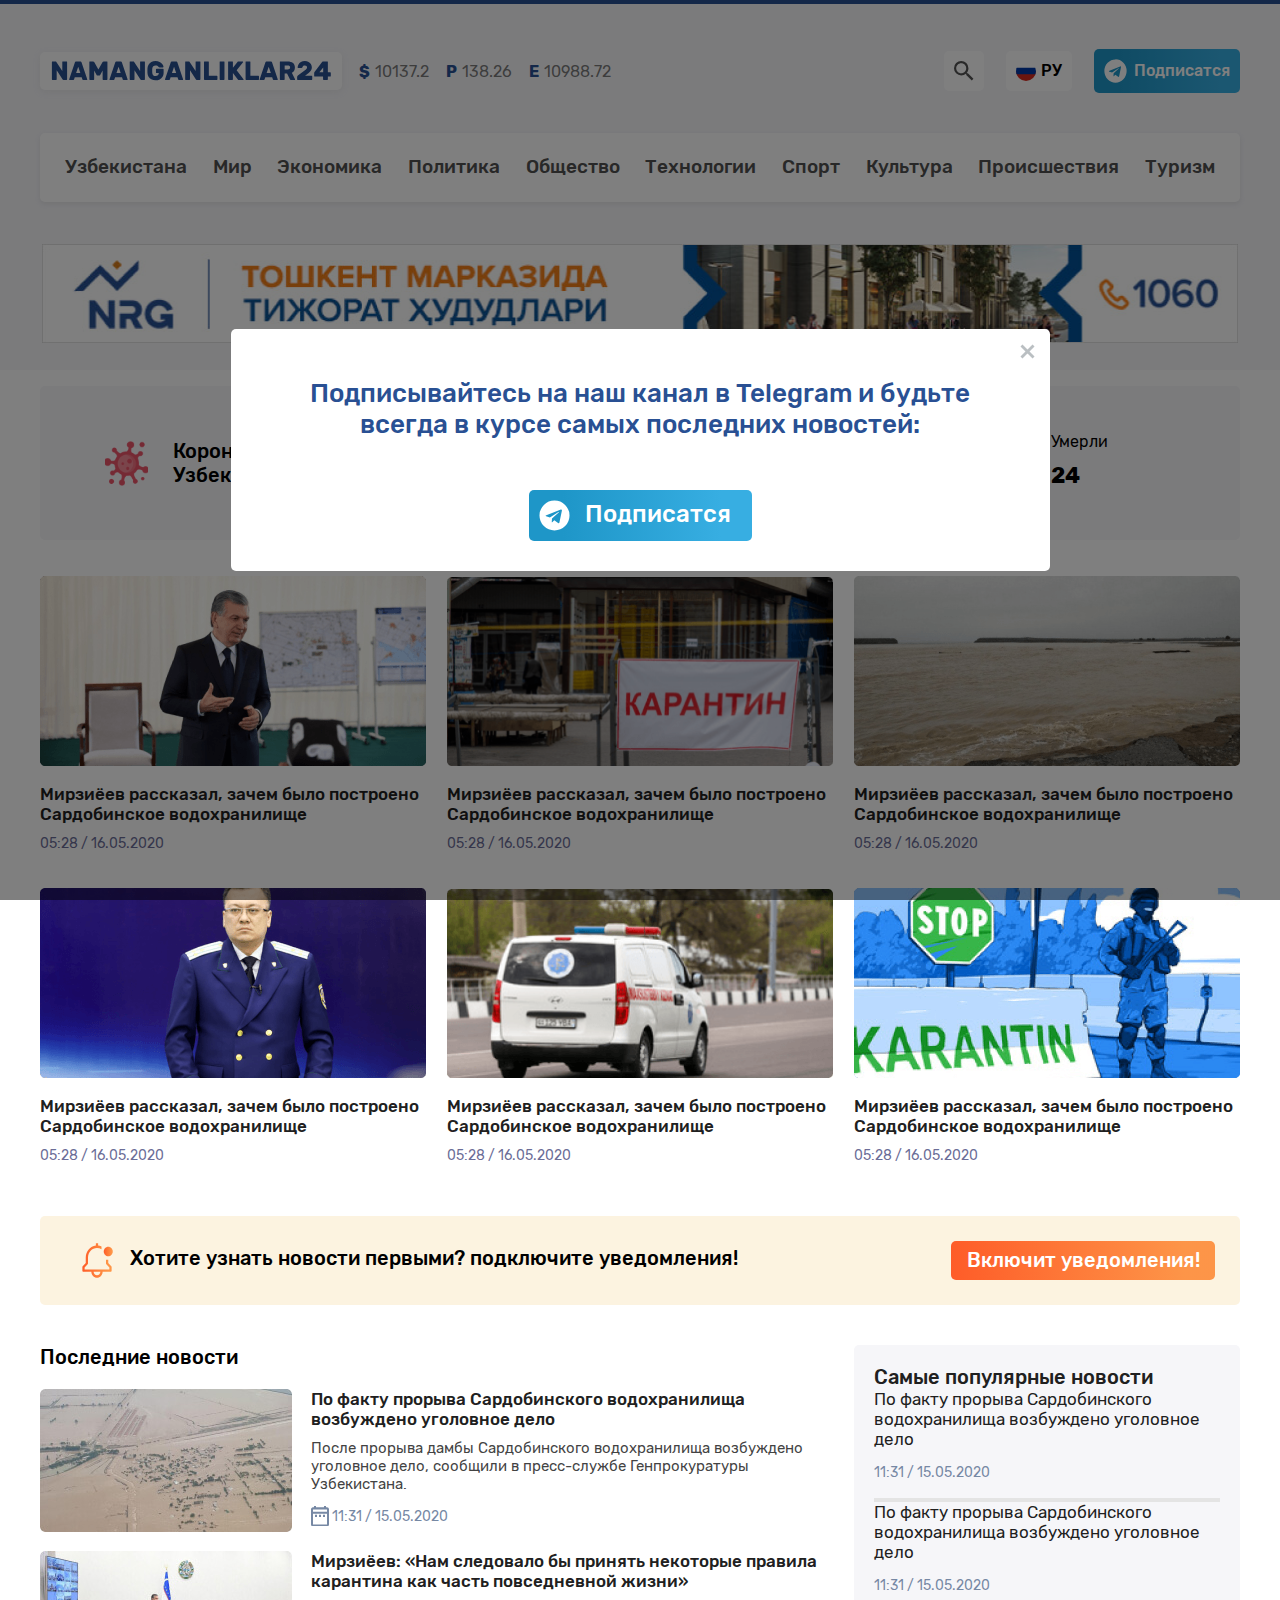
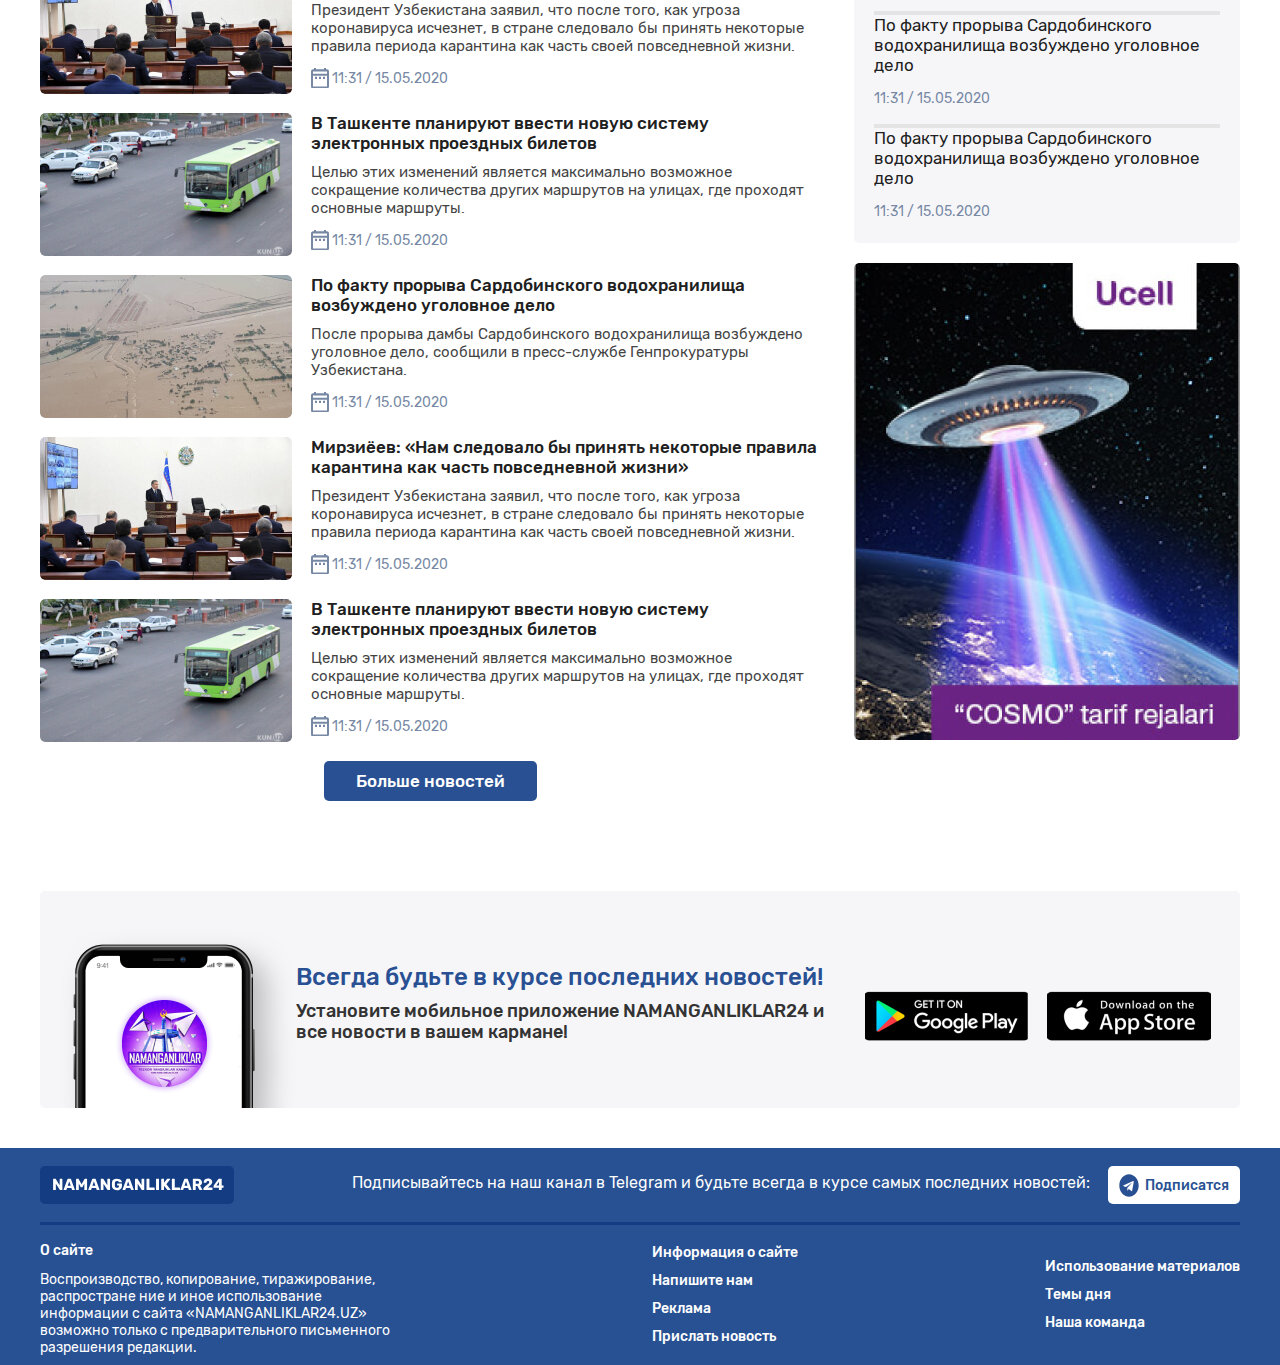
<file: modal.html>
<!DOCTYPE html>
<html lang="ru">

<head>
  <meta charset="UTF-8">
  <meta name="viewport" content="width=device-width, initial-scale=1.0">
  <title>Namanganliklar 24</title>

  <!-- <link rel="stylesheet" href="css/normzlize.css"> -->
  <!-- <link rel="stylesheet" href="css/style.css"> -->
  <link rel="stylesheet" href="css/style.min.css">
</head>

<body>
  <div class="alert-off1 alert-on">
    <div class="alert-box">
      <button class="x-btn"><img class="img-x-btn" src="img/x-btn.svg" width="15" height="15" alt="X"></button>
      <p class="alert-text">Подписывайтесь на наш канал в Telegram и будьте всегда в курсе самых последних новостей:</p>
      <a class="alert-btn tg-sub" href="https://t.me/Namanganliklar"><img class="telegram alert-telegram" src="img/tg-logo.svg" width="20" height="20" alt="Telegram logo">Подписатся</a>
    </div>
  </div> <!-- End of visually-hidden classini qo'shilsa, alert o'chadi -->
  <header class="header">
    <div class="container">
      <nav class="navbar">
        <a class="logo-link" href="index.html">
          <img class="logo" src="img/logo.svg" width="302" height="21" alt="Namanganliklar24 logo">
        </a>
        <ul class="currency-list">
          <li class="currency-item"><span class="currency-icon">$</span>10137.2</li>
          <li class="currency-item"><span class="currency-icon">P</span>138.26</li>
          <li class="currency-item"><span class="currency-icon">E</span>10988.72</li>
        </ul>
        <div class="buttons">
          <button class="search">
            <img class="search-icon" src="img/search.svg" width="20" height="20" alt="Search">
          </button>
          <button class="lang">
            <img class="lang-img" src="img/ru-flag.svg" width="20" height="20" alt="RU">
            <span class="lang-text">РУ</span>
          </button>
          <a class="tg-sub" href="#"><img class="tg-icon" src="img/tg-logo.svg" width="23" height="20" alt="Telegram">Подписатся</a>
        </div>
      </nav><!-- End of navbar -->

      <ul class="nav-list">
        <li class="nav-item"><a href="list.html" class="nav-link">Узбекистана</a></li>
        <li class="nav-item"><a href="list.html" class="nav-link">Мир</a></li>
        <li class="nav-item"><a href="list.html" class="nav-link">Экономика</a></li>
        <li class="nav-item"><a href="list.html" class="nav-link">Политика</a></li>
        <li class="nav-item"><a href="list.html" class="nav-link">Общество</a></li>
        <li class="nav-item"><a href="list.html" class="nav-link">Технологии</a></li>
        <li class="nav-item"><a href="list.html" class="nav-link">Спорт</a></li>
        <li class="nav-item"><a href="list.html" class="nav-link">Культура</a></li>
        <li class="nav-item"><a href="list.html" class="nav-link">Происшествия</a></li>
        <li class="nav-item"><a href="list.html" class="nav-link">Туризм</a></li>
      </ul><!-- End of nav-list -->

      <a class="nrg-link" href="#">
        <img class="nrg-img" src="img/nrg-img.jpg" srcset="img/nrg-img.jpg 1x, img/nrg-img@2x 2x" alt="NRG img"
        width="1200" height="99">
      </a><!-- End of NRG image -->
    </div><!-- End of container -->
  </header><!-- End of header -->

  <main class="main">
    <div class="container">
      <div class="stats-cov">
        <ul class="stats">
          <li class="stats-location"><img src="img/virus-pic.svg" alt="COVID-19" width="43" height="45">
            <div class="stats-txt">
              <h5>Коронавирус COVID-19
              в Узбекистане</h5>
            </div>
          </li>
          <li class="infected stat"><img src="img/infected.svg" alt="infected" width="36" height="38">
            <div class="stats-txt">
              <p>Инфицированы</p>
              <h4>2753</h4>
            </div>
          </li>
          <li class="recovered stat"><img src="img/recovered.svg" alt="smile" width="36" height="38">
            <div class="stats-txt">
              <p>Выздоровели</p>
              <h4>2245</h4>
            </div>
          </li>
          <li class="dead stat"><img src="img/dead.svg" alt="dont" width="38" height="38">
            <div class="stats-txt">
              <p>Умерли</p>
              <h4>24</h4>
            </div>
          </li>
        </ul>
      </div><!-- End of covid -->
      <div class="news-box">
        <div class="news">
          <a class="news-link" href="article.html">
            <span class="img-wrapper">
              <img src="img/news-img1.png" srcset="img/news-img1.png 1x, img/news-img1@2x.png 2x"
              alt="president's picture">
            </span>
            <p>Мирзиёев рассказал, зачем было построено
            Сардобинское водохранилище</p>
            <span class="data-time">05:28 / 16.05.2020</span>
          </a>
        </div>
        <div class="news">
          <a class="news-link" href="article.html">
            <img src="img/news-img2.png" srcset="img/news-img2.png 1x, img/news-img2@2x.png 2x"
            alt="picture">
            <p>Мирзиёев рассказал, зачем было построено
            Сардобинское водохранилище</p>
            <span class="data-time">05:28 / 16.05.2020</span>
          </a>
        </div>
        <div class="news">
          <a class="news-link" href="article.html">
            <img src="img/news-img2.png" srcset="img/news-img3.png 1x, img/news-img3@2x.png 2x"
            alt="picture">
            <p>Мирзиёев рассказал, зачем было построено
            Сардобинское водохранилище</p>
            <span class="data-time">05:28 / 16.05.2020</span>
          </a>
        </div>
        <div class="news">
          <a class="news-link" href="article.html">
            <img src="img/news-img2.png" srcset="img/news-img4.png 1x, img/news-img4@2x.png 2x"
            alt="picture">
            <p>Мирзиёев рассказал, зачем было построено
            Сардобинское водохранилище</p>
            <span class="data-time">05:28 / 16.05.2020</span>
          </a>
        </div>
        <div class="news">
          <a class="news-link" href="article.html">
            <img src="img/news-img5.png" srcset="img/news-img5.png 1x, img/news-img5@2x.png 2x"
            alt="picture">
            <p>Мирзиёев рассказал, зачем было построено
            Сардобинское водохранилище</p>
            <span class="data-time">05:28 / 16.05.2020</span>
          </a>
        </div>
        <div class="news">
          <a class="news-link" href="article.html">
            <img src="img/news-img6.png" srcset="img/news-img6.png 1x, img/news-img6@2x.png 2x"
            alt="picture">
            <p>Мирзиёев рассказал, зачем было построено
            Сардобинское водохранилище</p>
            <span class="data-time">05:28 / 16.05.2020</span>
          </a>
        </div>
      </div><!-- End of news box -->
      <!-- Sherzodniki - Bu yerda 6talik news-gird bo'ladi -->

      <!-- Sherzodniki - Bu yerda sariq notification qism bo'ladi -->
      <div class="notification-box">
        <div class="notification-left">
          <img src="img/bell-img.svg" alt="bell icon">
          <p>Хотите узнать новости первыми? подключите уведомления!</p>
        </div>
        <button type="submit" class="notification-button">Включит уведомления!</button>
      </div><!-- End of notification -->

      <section class="latest-news">
        <div class="latest-news-left">
          <h3 class="latest-news__heading">Последние новости</h3>
          <ul class="latest-news-list">
            <li class="latest-news__item">
              <a class="latest-news__link" href="article.html">
                <img class="latest-news__img" src="img/suv-ombor.jpg"
                srcset="img/suv-ombor.jpg 1x, img/suv-ombor@2x.jpg 2x"
                alt="По факту прорыва Сардобинского водохранилища возбуждено уголовное дело"
                width="252" height="143">
                <div class="latest-news__box">
                  <h3 class="latest-news__box-heading">По факту прорыва Сардобинского водохранилища
                  возбуждено уголовное дело</h3>
                  <p class="latest-news__box-text">После прорыва дамбы Сардобинского водохранилища
                    возбуждено уголовное дело, сообщили в пресс-службе Генпрокуратуры Узбекистана.
                  </p>
                  <time class="latest-news__time" datetime="2020-05-15T11:31">11:31 /
                  15.05.2020</time>
                </div>
              </a>
            </li>

            <li class="latest-news__item">
              <a class="latest-news__link" href="article.html">
                <img class="latest-news__img" src="img/minbar.jpg"
                srcset="img/minbar.jpg 1x, img/minbar@2x.jpg 2x"
                alt="Мирзиёев: «Нам следовало бы принять некоторые правила карантина как часть повседневной жизни»"
                width="252" height="143">
                <div class="latest-news__box">
                  <h3 class="latest-news__box-heading">Мирзиёев: «Нам следовало бы принять некоторые
                  правила карантина как часть повседневной жизни»</h3>
                  <p class="latest-news__box-text">Президент Узбекистана заявил, что после того, как
                    угроза коронавируса исчезнет, в стране следовало бы принять некоторые правила
                  периода карантина как часть своей повседневной жизни.</p>
                  <time class="latest-news__time" datetime="2020-05-15T11:31">11:31 /
                  15.05.2020</time>
                </div>
              </a>
            </li>

            <li class="latest-news__item">
              <a class="latest-news__link" href="article.html">
                <img class="latest-news__img" src="img/bus.jpg"
                srcset="img/bus.jpg 1x, img/bus@2x.jpg 2x"
                alt="В Ташкенте планируют ввести новую систему электронных проездных билетов"
                width="252" height="143">
                <div class="latest-news__box">
                  <h3 class="latest-news__box-heading">В Ташкенте планируют ввести новую систему
                  электронных проездных билетов</h3>
                  <p class="latest-news__box-text">Целью этих изменений является максимально возможное
                    сокращение количества других маршрутов на улицах, где проходят основные
                  маршруты.</p>
                  <time class="latest-news__time" datetime="2020-05-15T11:31">11:31 /
                  15.05.2020</time>
                </div>
              </a>
            </li>

            <li class="latest-news__item">
              <a class="latest-news__link" href="article.html">
                <img class="latest-news__img" src="img/suv-ombor.jpg"
                srcset="img/suv-ombor.jpg 1x, img/suv-ombor@2x.jpg 2x"
                alt="По факту прорыва Сардобинского водохранилища возбуждено уголовное дело"
                width="252" height="143">
                <div class="latest-news__box">
                  <h3 class="latest-news__box-heading">По факту прорыва Сардобинского водохранилища
                  возбуждено уголовное дело</h3>
                  <p class="latest-news__box-text">После прорыва дамбы Сардобинского водохранилища
                    возбуждено уголовное дело, сообщили в пресс-службе Генпрокуратуры Узбекистана.
                  </p>
                  <time class="latest-news__time" datetime="2020-05-15T11:31">11:31 /
                  15.05.2020</time>
                </div>
              </a>
            </li>

            <li class="latest-news__item">
              <a class="latest-news__link" href="article.html">
                <img class="latest-news__img" src="img/minbar.jpg"
                srcset="img/minbar.jpg 1x, img/minbar@2x.jpg 2x"
                alt="Мирзиёев: «Нам следовало бы принять некоторые правила карантина как часть повседневной жизни»"
                width="252" height="143">
                <div class="latest-news__box">
                  <h3 class="latest-news__box-heading">Мирзиёев: «Нам следовало бы принять некоторые
                  правила карантина как часть повседневной жизни»</h3>
                  <p class="latest-news__box-text">Президент Узбекистана заявил, что после того, как
                    угроза коронавируса исчезнет, в стране следовало бы принять некоторые правила
                  периода карантина как часть своей повседневной жизни.</p>
                  <time class="latest-news__time" datetime="2020-05-15T11:31">11:31 /
                  15.05.2020</time>
                </div>
              </a>
            </li>

            <li class="latest-news__item">
              <a class="latest-news__link" href="article.html">
                <img class="latest-news__img" src="img/bus.jpg"
                srcset="img/bus.jpg 1x, img/bus@2x.jpg 2x"
                alt="В Ташкенте планируют ввести новую систему электронных проездных билетов"
                width="252" height="143">
                <div class="latest-news__box">
                  <h3 class="latest-news__box-heading">В Ташкенте планируют ввести новую систему
                  электронных проездных билетов</h3>
                  <p class="latest-news__box-text">Целью этих изменений является максимально возможное
                    сокращение количества других маршрутов на улицах, где проходят основные
                  маршруты.</p>
                  <time class="latest-news__time" datetime="2020-05-15T11:31">11:31 /
                  15.05.2020</time>
                </div>
              </a>
            </li>
          </ul>

          <a href="list.html" class="latest-news__button">Больше новостей</a>
        </div><!-- End of latest-news -->

        <div class="latest-news-right">
          <div class="popular-top">
            <h3 class="news-right__heading">Cамые популярные новости</h3>
            <ul class="popular-news">

              <li class="popular-news__item">
                <a class="popular-news__link" href="article.html">
                  <p class="popular-news__text">По факту прорыва Сардобинского водохранилища
                  возбуждено уголовное дело</p>
                  <time class="popular-news__time" datetime="2020-05-15T11:31">11:31 /
                  15.05.2020</time>
                </a>
              </li>

              <li class="popular-news__item">
                <a class="popular-news__link" href="article.html">
                  <p class="popular-news__text">По факту прорыва Сардобинского водохранилища
                  возбуждено уголовное дело</p>
                  <time class="popular-news__time" datetime="2020-05-15T11:31">11:31 /
                  15.05.2020</time>
                </a>
              </li>

              <li class="popular-news__item">
                <a class="popular-news__link" href="article.html">
                  <p class="popular-news__text">По факту прорыва Сардобинского водохранилища
                  возбуждено уголовное дело</p>
                  <time class="popular-news__time" datetime="2020-05-15T11:31">11:31 /
                  15.05.2020</time>
                </a>
              </li>

              <li class="popular-news__item">
                <a class="popular-news__link" href="article.html">
                  <p class="popular-news__text">По факту прорыва Сардобинского водохранилища
                  возбуждено уголовное дело</p>
                  <time class="popular-news__time" datetime="2020-05-15T11:31">11:31 /
                  15.05.2020</time>
                </a>
              </li>
            </ul><!-- End of popular-news -->
          </div><!-- End of popular-top -->

          <aside class="popular-aside">
            <a href="#" class="popular-link">
              <img class="popular-img" src="img/ucell.jpg" srcset="img/ucell.jpg 1x, img/ucell@2x.jpg 2x"
              alt="Ucell image" width="386" height="477">
            </a>
          </aside>
        </div><!-- End of latest-news-right -->
      </section><!-- End of latest-news -->

      <div class="download-apps">
        <div class="app-description">
          <img src="img/app-in-phone.png" srcset="img/app-in-phone.png 1x, img/app-in-phone@2x.png 2x"
          alt="app in phone" width="236" height="177">
          <div class="app-description-txt">
            <h4>Всегда будьте в курсе последних новостей!</h4>
            <p>Установите мобильное приложение NAMANGANLIKLAR24
            и все новости в вашем кармане!</p>
          </div>
        </div>
        <div class="download-option">
          <a href="#"><img src="img/googleplay.png" alt="google play"></a>
          <a href="#"><img src="img/appstore.png" alt="appstore"></a>
        </div>
      </div><!-- End of download-apps -->
    </div><!-- End of container -->
  </main><!-- End of main -->

  <footer class="site-footer">
    <div class="container">
      <div class="footer-top">
        <div class="footer-top-left">
          <a class="footer-logo" href="index.html">
            <img class="dark-logo" src="img/dark-logo.svg" alt="Namanganliklar24 logo">
          </a>
        </div>
        <div class="footer-top-right">
          <p>Подписывайтесь на наш канал в Telegram и будьте всегда в курсе самых последних новостей:</p>
          <a href="#" class="tg-link-blue">
            <img class="sub-tg" src="img/blue_telegram.svg" alt="telegram icon" width="20" height="19">
            <span>Подписатся</span>
          </a>
        </div>
      </div><!-- footer-top -->
      <div class="site-bottom">
        <div class="about-site">
          <h2>О сайте</h2>
          <p>Воспроизводство, копирование, тиражирование, распростране ние и иное использование информации с
            сайта
          «NAMANGANLIKLAR24.UZ» возможно только с предварительного письменного разрешения редакции.</p>
        </div>
        <ul>
          <li><a href="#">Информация о сайте</a></li>
          <li><a href="contact.html">Напишите нам</a></li>
          <li><a href="#">Реклама</a></li>
          <li><a href="#">Прислать новость</a></li>
        </ul>
        <ul>
          <li><a href="#">Использование материалов</a></li>
          <li><a href="#">Темы дня</a></li>
          <li><a href="#">Наша команда</a></li>
        </ul>
      </div><!-- End of site-bottom -->
    </div><!-- End of container -->
  </footer><!-- End of footer -->
</body>

</html>
</file>
<file: css/style.css>
/*MAIN*/
:root {
  --main-color: #285193;
}
/*FONTS*/
@font-face {
  font-display: swap;
  font-family: "Rubik";
  font-style: normal;
  font-weight: 400;
  src: url("../fonts/rubik-v9-latin_cyrillic-regular.woff2") format("woff2"),
  url("../fonts/rubik-v9-latin_cyrillic-regular.woff") format("woff");
}
@font-face {
  font-display: swap;
  font-family: "Rubik";
  font-style: normal;
  font-weight: 500;
  src: url("../fonts/rubik-v9-latin_cyrillic-500.woff2") format("woff2"),
  url("../fonts/rubik-v9-latin_cyrillic-500.woff") format("woff");
}
@font-face {
  font-family: 'Rubik';
  font-style: italic;
  font-weight: 500;
  src: url('../fonts/rubik-v9-latin-500italic.woff2') format('woff2'),
  url('../fonts/rubik-v9-latin-500italic.woff') format('woff');
}
@font-face {
  font-display: swap;
  font-family: "Rubik";
  font-style: normal;
  font-weight: 700;
  src: url("../fonts/rubik-v9-latin_cyrillic-700.woff2") format("woff2"),
  url("../fonts/rubik-v9-latin_cyrillic-700.woff") format("woff");
}

/*GENERAL STYLES*/
html {
  box-sizing: border-box;
}
*,
*::before,
*::after {
  box-sizing: inherit;
}
body {
  padding: 0;
  margin: 0;
  font-family: "Rubik", "Arial", sans-serif;
  font-size: 16px;
  line-height: 1.5;
}
img {
  max-width: 100%;
  height: auto;
}
.container {
  max-width: 1260px;
  margin: 0 auto;
  padding-right: 30px;
  padding-left: 30px;
}
*:focus {
  box-shadow: 0 0 0 3px var(--main-color, darkblue);
  outline: none;
  border-radius: 5px;
}

/* SITENAV */
.header {
  padding-top: 45px;
  padding-bottom: 25px;
  background-color: #f6f6f9;
  border-top: 4px solid var(--main-color, darkblue);
}
.navbar {
  display: flex;
  justify-content: space-between;
  align-items: center;
  padding-bottom: 40px;
}
.logo {
  display: block;
  padding: 9px 11px;
  background-color: #ffffff;
  border-radius: 5px;
  box-shadow: 0px 2px 6px rgba(202, 202, 202, 0.25);
}
.currency-list {
  flex-grow: 1;
  display: flex;
  align-items: center;
  margin: 0;
  padding: 0;
  list-style-type: none;
}
.currency-item {
  font-size: 16px;
  line-height: 19px;
  margin-left: 17px;
  color: #7a7a7a;
}
.currency-icon {
  margin-right: 5px;
  font-weight: 700;
  color: var(--main-color, darkblue);
}
.buttons {
  display: flex;
  align-items: center;
}
.search {
  padding: 10px;
  background-color: #ffffff;
  border-radius: 5px;
  border: none;
  cursor: pointer;
}
.search-icon {
  display: block;
}
.lang {
  display: flex;
  align-items: center;
  margin-left: 22px;
  padding: 10px;
  background-color: #ffffff;
  border-radius: 5px;
  border: none;
  cursor: pointer;
}
.lang-img {
  display: block;
  border-radius: 50%;
}
.lang-text {
  font-weight: 500;
  margin-left: 5px;
}
.tg-sub {
  display: flex;
  padding: 10px;
  margin-left: 22px;
  font-weight: 500;
  text-decoration: none;
  color: #ffffff;
  background: linear-gradient(90deg, #1e96c8 15.07%, #37aee2 85.96%);
  border-radius: 5px;
}
.tg-icon {
  margin-right: 7px;
}
.nav-list {
  display: flex;
  justify-content: space-between;
  align-items: center;
  flex-wrap: wrap;
  margin: 0;
  padding: 0;
  padding: 22px 25px;
  list-style-type: none;
  background-color: #ffffff;
  box-shadow: 0px 2px 5px rgba(159, 159, 159, 0.19);
  border-radius: 5px;
}
.nav-link {
  font-size: 19px;
  line-height: 23px;
  font-weight: 500;
  color: #515151;
  text-decoration: none;
  transition: color 0.3s ease;
}
.nav-link:hover {
  color: var(--main-color, darkblue);
}
.nrg-link {
  display: block;
  padding: 2px;
  margin-top: 40px;
}
.nrg-img {
  display: block;
}
/* MAIN-BODY */
.news-box {
  display: flex;
  justify-content: space-between;
  align-items: center;
  flex-wrap: wrap;
  margin-top: 18px;
}
.news {
  width: 386px;
  overflow: hidden;
  margin: 18px 0;
}
.news a {
  text-decoration: none;
  color: #202020;
}
.news:hover a {
  color: #1b6ca8;
}
.news img {
  display: inline-block;
  margin: 0;
  padding: 0;
  transition: transform 0.3s ease;
}
.news:hover img {
  transform: scale(1.01);
  transition: transform 0.3s ease;
}
.news p {
  margin: 0;
  margin-top: 11px;
  font-size: 17px;
}
.data-time {
  width: 1250px;
  font-size: 14px;
  font-weight: 300;
}

/*latest-news*/

.latest-news {
  display: flex;
  align-items: flex-start;
  justify-content: space-between;
  margin-top: 40px;
  padding-bottom: 40px;
}
.latest-news-left {
  display: flex;
  flex-direction: column;
  align-items: center;
  width: calc(780 / 1200 * 100%);
}
.latest-news__heading {
  align-self: flex-start;
  margin-top: 0;
  font-size: 20px;
  line-height: 24px;
  font-weight: 500;
}
.latest-news-list {
  margin: 0;
  padding: 0;
  list-style-type: none;
}
.latest-news__button {
  padding: 10px 32px;
  text-decoration: none;
  font-size: 17px;
  line-height: 20px;
  font-weight: 500;
  color: #ffffff;
  background-color: #295093;
  border-radius: 5px;
  border: none;
}
.latest-news__button:hover {
  box-shadow: 0px 10px 6px rgba(202, 202, 202, 0.25);
}
.latest-news__button:focus {
  outline: none;
  border-radius: 5px;
  box-shadow: 0 0 0 3px #285193;
}
.latest-news__item {
  padding-bottom: 18px;
}
.latest-news__link {
  display: flex;
  align-items: flex-start;
  justify-content: space-between;
  text-decoration: none;
}
.latest-news__link:hover .latest-news__box-heading{
  color: #285193;
}
.latest-news__link:focus {
  outline: none;
  border-radius: 5px;
  box-shadow: 0 0 0 3px #285193;
}
.latest-news__img {
  display: block;
  width: 252px;
  height: 143px;
  border-radius: 5px;
  object-fit: cover;
}
.latest-news__box {
  margin-left: 19px;
}
.latest-news__box-heading {
  margin: 0;
  font-weight: 500;
  font-size: 17px;
  line-height: 20px;
  color: #202020;
  transition: color 0.3s ease;
}
.latest-news__box-text {
  margin-top: 10px;
  margin-bottom: 13px;
  font-size: 15px;
  line-height: 18px;
  color: #434343;
}
.latest-news__time {
  display: inline-flex;
  align-items: center;
  font-size: 14px;
  line-height: 17px;
  color: #7688a4;
}
.latest-news__time::before {
  content: "";
  display: inline-block;
  width: 18px;
  height: 20px;
  margin-right: 3px;
  background-image: url("../img/calendar.svg");
  background-repeat: no-repeat;
  background-position: center;
  -webkit-background-size: cover;
  background-size: cover;
}
.latest-news-right {
  display: flex;
  flex-direction: column;
  width: calc(386 / 1200 * 100%);
}
.popular-top {
  padding: 20px;
  border-radius: 5px;
  background-color: #f6f6f9;
  margin-bottom: 20px;
}
.news-right__heading {
  margin: 0;
  font-size: 20px;
  line-height: 24px;
  font-weight: 500;
  color: #202020;
}
.popular-news {
  margin: 0;
  padding: 0;
  list-style-type: none;
}
.popular-news__item:not(:last-child) {
  padding-bottom: 14px;
  border-bottom: 4px solid #e4e4e4;
}
.popular-news__link {
  display: block;
  text-decoration: none;
}
.popular-news__link:focus {
  outline: none;
  border-radius: 5px;
  box-shadow: 0 0 0 3px #285193;
}
.popular-news__text {
  margin-bottom: 11px;
  font-size: 17px;
  line-height: 20px;
  color: #202020;
  transition: color 0.3s ease;
}
.popular-news__link:hover .popular-news__text{
  color: #285193;
}
.popular-news__time {
  font-size: 14px;
  line-height: 17px;
  color: #7688a4;
}
.popular-link {
  display: block;
}
.popular-img {
  display: block;
  max-width: 100%;
  height: auto;
  border-radius: 5px;
}

/* NOTIFICATION */

.notification-box {
  display: flex;
  align-items: center;
  justify-content: space-between;
  padding: 25px;
  margin-top: 34px;
  margin-bottom: 34px;
  border-radius: 5px;
  background-color: rgba(239, 186, 84, 0.18);
}
.notification-left {
  width: 700px;
  display: flex;
  justify-content: left;
  align-items: center;
}
.notification-left img {
  display: inline-block;
  margin-right: 17px;
  margin-left: 17px;
}
.notification-left p {
  font-weight: 500;
  font-size: 20px;
}
.notification-right {
  width: 500px;
  margin-left: auto;
}
.notification-button {
  width: 264px;
  text-align: center;
  color: #fff;
  font-weight: 500;
  font-size: 20px;
  border: none;
  border-radius: 5px;
  padding: 8px;
  background-image: linear-gradient(90deg, #fe5c28 0%, rgba(255, 139, 54, 0.9) 88.43%);
}

/* SITE-FOOTER */
.site-footer {
  background-color: var(--main-color, darkblue);
}
.footer-top {
  display: flex;
  align-items: center;
  justify-content: space-between;
  border-bottom: 3px solid #133c82;
}
.footer-top-left {
  background: #133c82;
  border-radius: 5px;
  padding: 6px 12px;
}
.footer-top-left a {
  text-decoration: none;
  color: #ffffff;
}
.footer-top-right {
  display: flex;
  justify-content: space-between;
  align-items: center;   
}
.footer-top-right p {
  color: #ffffff;
}
.tg-link-blue {
  display: flex;
  align-items: center;
  justify-content: center;
  width: 132px;
  height: 38px;
  padding: 9px;
  margin: 18px 0 18px 18px;
  text-decoration: none;
  border-radius: 5px;
  background-color: #fff;
}
.tg-link-blue:hover {
  box-shadow: 0 0 20px #1b3666;
}
.tg-link-blue img {
  margin-right: 6px;
}.tg-link-blue span {
  font-weight: 500;
  font-size: 14px;
  line-height: 17px;
  color: var(--main-color, darkblue);
}
.site-bottom {
  display: flex;
  align-items: center;
  justify-content: space-between;
  color: #fff;
}
.site-bottom ul {
  list-style: none;
  font-weight: 500;
  font-size: 14px;
}
.site-bottom li {
  line-height: 2;
}
.site-bottom a {
  text-decoration: none;
  color: #ffffff;
}
.site-bottom a:hover {
  text-decoration: underline;
}
.about-site {
  width: 365px;
}
.about-site h2 {
  font-weight: 500;
  font-size: 14px;
  line-height: 17px;
}
.about-site p {
  font-size: 14px;
  line-height: 17px;
}
</file>
<file: css/normzlize.css>
/*! normalize.css v8.0.1 | MIT License | github.com/necolas/normalize.css */html{line-height:1.15;-webkit-text-size-adjust:100%}body{margin:0}main{display:block}h1{font-size:2em;margin:.67em 0}hr{box-sizing:content-box;height:0;overflow:visible}pre{font-family:monospace,monospace;font-size:1em}a{background-color:transparent}abbr[title]{border-bottom:none;text-decoration:underline;text-decoration:underline dotted}b,strong{font-weight:bolder}code,kbd,samp{font-family:monospace,monospace;font-size:1em}small{font-size:80%}sub,sup{font-size:75%;line-height:0;position:relative;vertical-align:baseline}sub{bottom:-.25em}sup{top:-.5em}img{border-style:none}button,input,optgroup,select,textarea{font-family:inherit;font-size:100%;line-height:1.15;margin:0}button,input{overflow:visible}button,select{text-transform:none}[type=button],[type=reset],[type=submit],button{-webkit-appearance:button}[type=button]::-moz-focus-inner,[type=reset]::-moz-focus-inner,[type=submit]::-moz-focus-inner,button::-moz-focus-inner{border-style:none;padding:0}[type=button]:-moz-focusring,[type=reset]:-moz-focusring,[type=submit]:-moz-focusring,button:-moz-focusring{outline:1px dotted ButtonText}fieldset{padding:.35em .75em .625em}legend{box-sizing:border-box;color:inherit;display:table;max-width:100%;padding:0;white-space:normal}progress{vertical-align:baseline}textarea{overflow:auto}[type=checkbox],[type=radio]{box-sizing:border-box;padding:0}[type=number]::-webkit-inner-spin-button,[type=number]::-webkit-outer-spin-button{height:auto}[type=search]{-webkit-appearance:textfield;outline-offset:-2px}[type=search]::-webkit-search-decoration{-webkit-appearance:none}::-webkit-file-upload-button{-webkit-appearance:button;font:inherit}details{display:block}summary{display:list-item}template{display:none}[hidden]{display:none}
</file>
<file: css/style.min.css>
/*! normalize.css v8.0.1 | MIT License | github.com/necolas/normalize.css */html{line-height:1.15;-webkit-text-size-adjust:100%}body{margin:0}main{display:block}h1{font-size:2em;margin:.67em 0}hr{box-sizing:content-box;height:0;overflow:visible}pre{font-family:monospace,monospace;font-size:1em}a{background-color:transparent}abbr[title]{border-bottom:none;text-decoration:underline;text-decoration:underline dotted}b,strong{font-weight:bolder}code,kbd,samp{font-family:monospace,monospace;font-size:1em}small{font-size:80%}sub,sup{font-size:75%;line-height:0;position:relative;vertical-align:baseline}sub{bottom:-.25em}sup{top:-.5em}img{border-style:none}button,input,optgroup,select,textarea{font-family:inherit;font-size:100%;line-height:1.15;margin:0}button,input{overflow:visible}button,select{text-transform:none}[type=button],[type=reset],[type=submit],button{-webkit-appearance:button}[type=button]::-moz-focus-inner,[type=reset]::-moz-focus-inner,[type=submit]::-moz-focus-inner,button::-moz-focus-inner{border-style:none;padding:0}[type=button]:-moz-focusring,[type=reset]:-moz-focusring,[type=submit]:-moz-focusring,button:-moz-focusring{outline:1px dotted ButtonText}fieldset{padding:.35em .75em .625em}legend{box-sizing:border-box;color:inherit;display:table;max-width:100%;padding:0;white-space:normal}progress{vertical-align:baseline}textarea{overflow:auto}[type=checkbox],[type=radio]{box-sizing:border-box;padding:0}[type=number]::-webkit-inner-spin-button,[type=number]::-webkit-outer-spin-button{height:auto}[type=search]{-webkit-appearance:textfield;outline-offset:-2px}[type=search]::-webkit-search-decoration{-webkit-appearance:none}::-webkit-file-upload-button{-webkit-appearance:button;font:inherit}details{display:block}summary{display:list-item}template{display:none}[hidden]{display:none}:root{--main-color:#285193}@font-face{font-display:swap;font-family:Rubik;font-style:normal;font-weight:400;src:url(../fonts/rubik-v9-latin_cyrillic-regular.woff2) format("woff2"),url(../fonts/rubik-v9-latin_cyrillic-regular.woff) format("woff")}@font-face{font-display:swap;font-family:Rubik;font-style:normal;font-weight:500;src:url(../fonts/rubik-v9-latin_cyrillic-500.woff2) format("woff2"),url(../fonts/rubik-v9-latin_cyrillic-500.woff) format("woff")}@font-face{font-family:Rubik;font-style:italic;font-weight:500;src:url(../fonts/rubik-v9-latin-500italic.woff2) format('woff2'),url(../fonts/rubik-v9-latin-500italic.woff) format('woff')}@font-face{font-display:swap;font-family:Rubik;font-style:normal;font-weight:700;src:url(../fonts/rubik-v9-latin_cyrillic-700.woff2) format("woff2"),url(../fonts/rubik-v9-latin_cyrillic-700.woff) format("woff")}html{-webkit-box-sizing:border-box;box-sizing:border-box}*,::after,::before{-webkit-box-sizing:inherit;box-sizing:inherit}body{padding:0;margin:0;font-family:Rubik,Arial,sans-serif;font-size:16px;line-height:1.5}img{max-width:100%;height:auto}.container{max-width:1260px;margin:0 auto;padding-right:30px;padding-left:30px}:focus{-webkit-box-shadow:0 0 0 3px var(--main-color,#00008b);box-shadow:0 0 0 3px var(--main-color,#00008b);outline:0;border-radius:5px}.alert-on{position:fixed;top:0;left:0;width:100vw;height:100vh;display:-webkit-box;display:-ms-flexbox;display:flex;-webkit-box-pack:center;-ms-flex-pack:center;justify-content:center;-webkit-box-align:center;-ms-flex-align:center;align-items:center;background-color:rgba(0,0,0,.5)}.alert-box{display:-webkit-box;display:-ms-flexbox;display:flex;-webkit-box-orient:vertical;-webkit-box-direction:normal;-ms-flex-direction:column;flex-direction:column;-ms-flex-pack:distribute;justify-content:space-around;-webkit-box-align:center;-ms-flex-align:center;align-items:center;padding:15px 15px 30px;width:819px;border-radius:5px;background-color:#fff}.x-btn{-ms-flex-item-align:end;align-self:flex-end;padding:0;background:0 0;border:none;cursor:pointer}.alert-text{margin:0;margin-top:15px;padding:0 50px;text-align:center;font-size:26px;line-height:31px;font-weight:500;color:#295093}.alert-box .alert-btn{margin:0;margin-top:50px;width:223px;font-size:24px;line-height:28px}.alert-btn .alert-telegram{width:31px;height:31px;margin-right:15px}.alert-box .alert-btn:hover{-webkit-box-shadow:0 0 0 3px #285193;box-shadow:0 0 0 3px #285193}.alert-off{display:none}.visually-hidden{position:absolute!important;clip:rect(1px 1px 1px 1px);clip:rect(1px,1px,1px,1px);padding:0!important;border:0!important;height:1px!important;width:1px!important;overflow:hidden}.header{padding-top:45px;padding-bottom:25px;background-color:#f6f6f9;border-top:4px solid var(--main-color,#00008b)}.navbar{display:-webkit-box;display:-ms-flexbox;display:flex;-webkit-box-pack:justify;-ms-flex-pack:justify;justify-content:space-between;-webkit-box-align:center;-ms-flex-align:center;align-items:center;padding-bottom:40px}.logo{display:block;padding:9px 11px;background-color:#fff;border-radius:5px;-webkit-box-shadow:0 2px 6px rgba(202,202,202,.25);box-shadow:0 2px 6px rgba(202,202,202,.25)}.currency-list{-webkit-box-flex:1;-ms-flex-positive:1;flex-grow:1;display:-webkit-box;display:-ms-flexbox;display:flex;-webkit-box-align:center;-ms-flex-align:center;align-items:center;margin:0;padding:0;list-style-type:none}.currency-item{font-size:16px;line-height:19px;margin-left:17px;color:#7a7a7a}.currency-icon{margin-right:5px;font-weight:700;color:var(--main-color,#00008b)}.buttons{display:-webkit-box;display:-ms-flexbox;display:flex;-webkit-box-align:center;-ms-flex-align:center;align-items:center}.search{padding:10px;background-color:#fff;border-radius:5px;border:none;cursor:pointer}.search-icon{display:block}.lang{display:-webkit-box;display:-ms-flexbox;display:flex;-webkit-box-align:center;-ms-flex-align:center;align-items:center;margin-left:22px;padding:10px;background-color:#fff;border-radius:5px;border:none;cursor:pointer}.lang-img{display:block;border-radius:50%}.lang-text{font-weight:500;margin-left:5px}.tg-sub{display:-webkit-box;display:-ms-flexbox;display:flex;padding:10px;margin-left:22px;font-weight:500;text-decoration:none;color:#fff;background:-webkit-gradient(linear,left top,right top,color-stop(15.07%,#1e96c8),color-stop(85.96%,#37aee2));background:-o-linear-gradient(left,#1e96c8 15.07%,#37aee2 85.96%);background:linear-gradient(90deg,#1e96c8 15.07%,#37aee2 85.96%);border-radius:5px;-webkit-transition:all .3s;-o-transition:all .3s;transition:all .3s}.tg-sub:hover{-webkit-box-shadow:0 0 5px #1e96c8;box-shadow:0 0 5px #1e96c8}.tg-icon{margin-right:7px}.nav-list{display:-webkit-box;display:-ms-flexbox;display:flex;-webkit-box-pack:justify;-ms-flex-pack:justify;justify-content:space-between;-webkit-box-align:center;-ms-flex-align:center;align-items:center;-ms-flex-wrap:wrap;flex-wrap:wrap;margin:0;padding:0;padding:22px 25px;list-style-type:none;background-color:#fff;-webkit-box-shadow:0 2px 5px rgba(159,159,159,.19);box-shadow:0 2px 5px rgba(159,159,159,.19);border-radius:5px}.nav-link{font-size:19px;line-height:23px;font-weight:500;color:#515151;text-decoration:none;-webkit-transition:color .3s ease;-o-transition:color .3s ease;transition:color .3s ease}.nav-link:hover{color:var(--main-color,#00008b)}.nrg-link{display:block;padding:2px;margin-top:40px}.nrg-img{display:block}.stats{background:#f6f6f9;border-radius:5px;display:-webkit-box;display:-ms-flexbox;display:flex;-webkit-box-pack:justify;-ms-flex-pack:justify;justify-content:space-between;-webkit-box-align:center;-ms-flex-align:center;align-items:center}.stats li{list-style-type:none;margin:20px 15px;display:-webkit-box;display:-ms-flexbox;display:flex;-webkit-box-align:center;-ms-flex-align:center;align-items:center}.stat{width:250px}.stat::before{content:"";width:2px;height:49px;background-color:#f4ccd1}.infected::before{content:"";width:2px;height:74px;background:#eb5569}.stats-location{width:360px;font-weight:500;font-size:20px;line-height:24px}.stats-location h5{font-weight:500;font-size:20px;line-height:24px;margin-left:15px}.stat h4{font-size:22px;font-weight:600}.infected p{font-size:18px;line-height:21px;color:#db0000}.recovered p{font-size:18px;line-height:21px;color:#05b135}.stats li img{margin:0 10px}.stats-txt h4,p{margin:0 0 5px 0}.news-box{display:-webkit-box;display:-ms-flexbox;display:flex;-webkit-box-pack:justify;-ms-flex-pack:justify;justify-content:space-between;-webkit-box-align:center;-ms-flex-align:center;align-items:center;-ms-flex-wrap:wrap;flex-wrap:wrap;margin-top:18px}.news{width:386px;margin:18px 0}.img-wrapper{overflow:hidden}.news-link{display:block;text-decoration:none;color:#202020}.news:hover a>p{color:#1b6ca8}.news img{display:inline-block;margin:0;padding:0;-webkit-transition:-webkit-transform .3s ease;transition:-webkit-transform .3s ease;-o-transition:transform .3s ease;transition:transform .3s ease;transition:transform .3s ease,-webkit-transform .3s ease}.news:hover img{-webkit-transform:scale(1.01);-ms-transform:scale(1.01);transform:scale(1.01);-webkit-transition:-webkit-transform .3s ease;transition:-webkit-transform .3s ease;-o-transition:transform .3s ease;transition:transform .3s ease;transition:transform .3s ease,-webkit-transform .3s ease}.news-link p{margin:0;margin-top:11px;font-size:17px;line-height:20px;font-weight:500;color:#202020}.data-time{display:block;margin-top:11px;font-size:14px;line-height:17px;font-weight:300;color:#6b6d97}.latest-news{display:-webkit-box;display:-ms-flexbox;display:flex;-webkit-box-align:start;-ms-flex-align:start;align-items:flex-start;-webkit-box-pack:justify;-ms-flex-pack:justify;justify-content:space-between;margin-top:40px;padding-bottom:40px}.latest-news-left{display:-webkit-box;display:-ms-flexbox;display:flex;-webkit-box-orient:vertical;-webkit-box-direction:normal;-ms-flex-direction:column;flex-direction:column;-webkit-box-align:center;-ms-flex-align:center;align-items:center;width:calc(780 / 1200 * 100%)}.latest-news__heading{-ms-flex-item-align:start;align-self:flex-start;margin-top:0;font-size:20px;line-height:24px;font-weight:500}.latest-news-list{margin:0;padding:0;list-style-type:none}.latest-news__button{padding:10px 32px;text-decoration:none;font-size:17px;line-height:20px;font-weight:500;color:#fff;background-color:#295093;border-radius:5px;border:none}.latest-news__button:hover{-webkit-box-shadow:0 10px 6px rgba(202,202,202,.25);box-shadow:0 10px 6px rgba(202,202,202,.25)}.latest-news__button:focus{outline:0;border-radius:5px;-webkit-box-shadow:0 0 0 3px #285193;box-shadow:0 0 0 3px #285193}.latest-news__item{padding-bottom:18px}.latest-news__link{display:-webkit-box;display:-ms-flexbox;display:flex;-webkit-box-align:start;-ms-flex-align:start;align-items:flex-start;-webkit-box-pack:justify;-ms-flex-pack:justify;justify-content:space-between;text-decoration:none}.latest-news__link:hover .latest-news__box-heading{color:#285193}.latest-news__link:focus{outline:0;border-radius:5px;-webkit-box-shadow:0 0 0 3px #285193;box-shadow:0 0 0 3px #285193}.latest-news__img{display:block;width:252px;height:143px;border-radius:5px;-o-object-fit:cover;object-fit:cover}.latest-news__box{margin-left:19px}.latest-news__box-heading{margin:0;font-weight:500;font-size:17px;line-height:20px;color:#202020;-webkit-transition:color .3s ease;-o-transition:color .3s ease;transition:color .3s ease}.latest-news__box-text{margin-top:10px;margin-bottom:13px;font-size:15px;line-height:18px;color:#434343}.latest-news__time{display:-webkit-inline-box;display:-ms-inline-flexbox;display:inline-flex;-webkit-box-align:center;-ms-flex-align:center;align-items:center;font-size:14px;line-height:17px;color:#7688a4}.latest-news__time::before{content:"";display:inline-block;width:18px;height:20px;margin-right:3px;background-image:url(../img/calendar.svg);background-repeat:no-repeat;background-position:center;background-size:cover}.latest-news-right{display:-webkit-box;display:-ms-flexbox;display:flex;-webkit-box-orient:vertical;-webkit-box-direction:normal;-ms-flex-direction:column;flex-direction:column;width:calc(386 / 1200 * 100%)}.popular-top{padding:20px;border-radius:5px;background-color:#f6f6f9;margin-bottom:20px}.news-right__heading{margin:0;font-size:20px;line-height:24px;font-weight:500;color:#202020}.popular-news{margin:0;padding:0;list-style-type:none}.popular-news__item:not(:last-child){padding-bottom:14px;border-bottom:4px solid #e4e4e4}.popular-news__link{display:block;text-decoration:none}.popular-news__link:focus{outline:0;border-radius:5px;-webkit-box-shadow:0 0 0 3px #285193;box-shadow:0 0 0 3px #285193}.popular-news__text{margin-bottom:11px;font-size:17px;line-height:20px;color:#202020;-webkit-transition:color .3s ease;-o-transition:color .3s ease;transition:color .3s ease}.popular-news__link:hover .popular-news__text{color:#285193}.popular-news__time{font-size:14px;line-height:17px;color:#7688a4}.popular-link{display:block}.popular-img{display:block;max-width:100%;height:auto;border-radius:5px}.article-heading{font-size:24px;line-height:28px;font-weight:500;-ms-flex-item-align:start;align-self:flex-start}.article__date-time{-ms-flex-item-align:start;align-self:flex-start;margin-bottom:15px}.simple-txt{margin-top:15px}.hashteg-wrapper{-ms-flex-item-align:start;align-self:flex-start;display:-webkit-box;display:-ms-flexbox;display:flex;-ms-flex-wrap:wrap;flex-wrap:wrap;margin-top:17px}.hashteg-link{margin-right:20px;text-decoration:none;color:#28508e}.hashteg-link:hover{text-decoration:underline}.notification-box{display:-webkit-box;display:-ms-flexbox;display:flex;-webkit-box-align:center;-ms-flex-align:center;align-items:center;-webkit-box-pack:justify;-ms-flex-pack:justify;justify-content:space-between;padding:25px;margin-top:34px;margin-bottom:34px;border-radius:5px;background-color:rgba(239,186,84,.18)}.notification-left{width:700px;display:-webkit-box;display:-ms-flexbox;display:flex;-webkit-box-pack:left;-ms-flex-pack:left;justify-content:left;-webkit-box-align:center;-ms-flex-align:center;align-items:center}.notification-left img{display:inline-block;margin-right:17px;margin-left:17px}.notification-left p{font-weight:500;font-size:20px}.notification-right{width:500px;margin-left:auto}.notification-button{width:264px;text-align:center;color:#fff;font-weight:500;font-size:20px;border:none;border-radius:5px;padding:8px;background-image:-webkit-gradient(linear,left top,right top,from(#fe5c28),color-stop(88.43%,rgba(255,139,54,.9)));background-image:-o-linear-gradient(left,#fe5c28 0,rgba(255,139,54,.9) 88.43%);background-image:linear-gradient(90deg,#fe5c28 0,rgba(255,139,54,.9) 88.43%);-webkit-transition:-webkit-box-shadow .3s;transition:-webkit-box-shadow .3s;-o-transition:box-shadow .3s;transition:box-shadow .3s;transition:box-shadow .3s,-webkit-box-shadow .3s}.notification-button:hover{-webkit-box-shadow:0 0 5px #fe5c28;box-shadow:0 0 5px #fe5c28}.download-apps{width:1200px;background:#f6f6f9;border-radius:5px}.download-apps{-webkit-box-align:center;-ms-flex-align:center;align-items:center;display:-webkit-box;display:-ms-flexbox;display:flex;padding:40px 20px 0 20px;border-radius:5px;margin:50px 0 40px 0}.app-description{display:-webkit-box;display:-ms-flexbox;display:flex;width:800px}.app-description-txt h4{font-weight:500;font-size:24px;line-height:28px;color:#295093;margin-bottom:10px}.app-description-txt p{font-weight:500;font-size:18px;line-height:21px;color:#333}.download-option{display:-webkit-box;display:-ms-flexbox;display:flex}.download-option img{margin:10px}.site-footer{background-color:var(--main-color,#00008b)}.footer-top{display:-webkit-box;display:-ms-flexbox;display:flex;-webkit-box-align:center;-ms-flex-align:center;align-items:center;-webkit-box-pack:justify;-ms-flex-pack:justify;justify-content:space-between;border-bottom:3px solid #133c82}.footer-logo{display:block}.footer-logo:focus,.footer-logo:hover{border-radius:5px;-webkit-box-shadow:0 0 0 5px #fff;box-shadow:0 0 0 5px #fff;outline:0}.dark-logo{display:block}.footer-top-left a{text-decoration:none;color:#fff}.footer-top-right{display:-webkit-box;display:-ms-flexbox;display:flex;-webkit-box-pack:justify;-ms-flex-pack:justify;justify-content:space-between;-webkit-box-align:center;-ms-flex-align:center;align-items:center}.footer-top-right p{color:#fff}.tg-link-blue{display:-webkit-box;display:-ms-flexbox;display:flex;-webkit-box-align:center;-ms-flex-align:center;align-items:center;-webkit-box-pack:center;-ms-flex-pack:center;justify-content:center;width:132px;height:38px;padding:9px;margin:18px 0 18px 18px;text-decoration:none;border-radius:5px;background-color:#fff}.tg-link-blue:hover{-webkit-box-shadow:0 0 20px #1b3666;box-shadow:0 0 20px #1b3666}.tg-link-blue img{margin-right:6px}.tg-link-blue span{font-weight:500;font-size:14px;line-height:17px;color:var(--main-color,#00008b)}.site-bottom{display:-webkit-box;display:-ms-flexbox;display:flex;-webkit-box-align:center;-ms-flex-align:center;align-items:center;-webkit-box-pack:justify;-ms-flex-pack:justify;justify-content:space-between;color:#fff}.site-bottom ul{list-style:none;font-weight:500;font-size:14px}.site-bottom li{line-height:2}.site-bottom a{text-decoration:none;color:#fff}.site-bottom a:focus,.site-bottom a:hover{text-decoration:underline}.about-site{width:365px}.about-site h2{font-weight:500;font-size:14px;line-height:17px}.about-site p{font-size:14px;line-height:17px}.contact{display:-webkit-box;display:-ms-flexbox;display:flex;-webkit-box-pack:justify;-ms-flex-pack:justify;justify-content:space-between;-webkit-box-align:start;-ms-flex-align:start;align-items:flex-start;margin-bottom:40px}.contact-left{min-width:600px}.contact__heading{margin-top:17px;margin-bottom:12px;font-size:24px;line-height:28px;font-weight:500}.contact__form{display:-webkit-box;display:-ms-flexbox;display:flex;-webkit-box-orient:vertical;-webkit-box-direction:normal;-ms-flex-direction:column;flex-direction:column;-webkit-box-align:start;-ms-flex-align:start;align-items:flex-start;width:600px}.form-wrapper{width:100%;margin-bottom:20px}.form-input{width:100%;font-family:Rubik,Arial,sans-serif;padding:15px;font-size:18px;line-height:21px;color:#888;border-radius:5px;border:2px solid #285193;background-color:#f1f1f1;opacity:.7}.file-label{display:inline-block;width:221px;padding:15px;font-size:18px;line-height:21px;color:#888;border-radius:5px;border:2px solid #285193;opacity:.7;cursor:pointer;background-image:url(../img/file-icon.svg);background-size:24px;background-position:right 15px center;background-repeat:no-repeat}.form-textarea{resize:vertical;min-height:307px}.form-code{font-family:Rubik,Arial,sans-serif;width:221px;background-color:#fff}.code-wrapper::after{content:"";display:inline-block;width:90px;height:30px;margin-left:10px;background-image:url(../img/code.jpg);background-size:contain;background-position:right top 12px;background-repeat:no-repeat}.form-button{padding:15px 59px;font-weight:700;font-size:18px;line-height:21px;color:#fff;background:#295093;border:2px solid #295093;border-radius:5px;cursor:pointer;-webkit-transition:color .3s ease,background-color .3s ease;-o-transition:color .3s ease,background-color .3s ease;transition:color .3s ease,background-color .3s ease}.form-button:hover{color:#295093;background-color:#fff}.contact-right{padding-top:56px}.visit-card{width:510px;padding:25px;border:2px solid #bcc3cd;border-radius:5px;-webkit-box-shadow:-10px 10px 0 0 rgba(41,80,145,.16),-15px 15px 9px rgba(57,57,57,.25);box-shadow:-10px 10px 0 0 rgba(41,80,145,.16),-15px 15px 9px rgba(57,57,57,.25)}.card-wrapper{display:-webkit-box;display:-ms-flexbox;display:flex;-webkit-box-pack:justify;-ms-flex-pack:justify;justify-content:space-between;-webkit-box-align:center;-ms-flex-align:center;align-items:center;margin-top:30px;font-size:18px;line-height:21px;color:#888}.card-icon,.card-text{margin:0}.card-icon{display:-webkit-box;display:-ms-flexbox;display:flex;-webkit-box-pack:end;-ms-flex-pack:end;justify-content:flex-end;-webkit-box-align:center;-ms-flex-align:center;align-items:center}.card-social-link{margin-left:13px}.card-social{display:block}.card-link{display:-webkit-box;display:-ms-flexbox;display:flex;-webkit-box-align:center;-ms-flex-align:center;align-items:center;padding:6px 10px;color:#fff;text-decoration:none;background-color:#295091;border-radius:5px}.card-tg{margin-right:6px}.store-link{margin-left:13px}.card-store{display:block}
</file>
